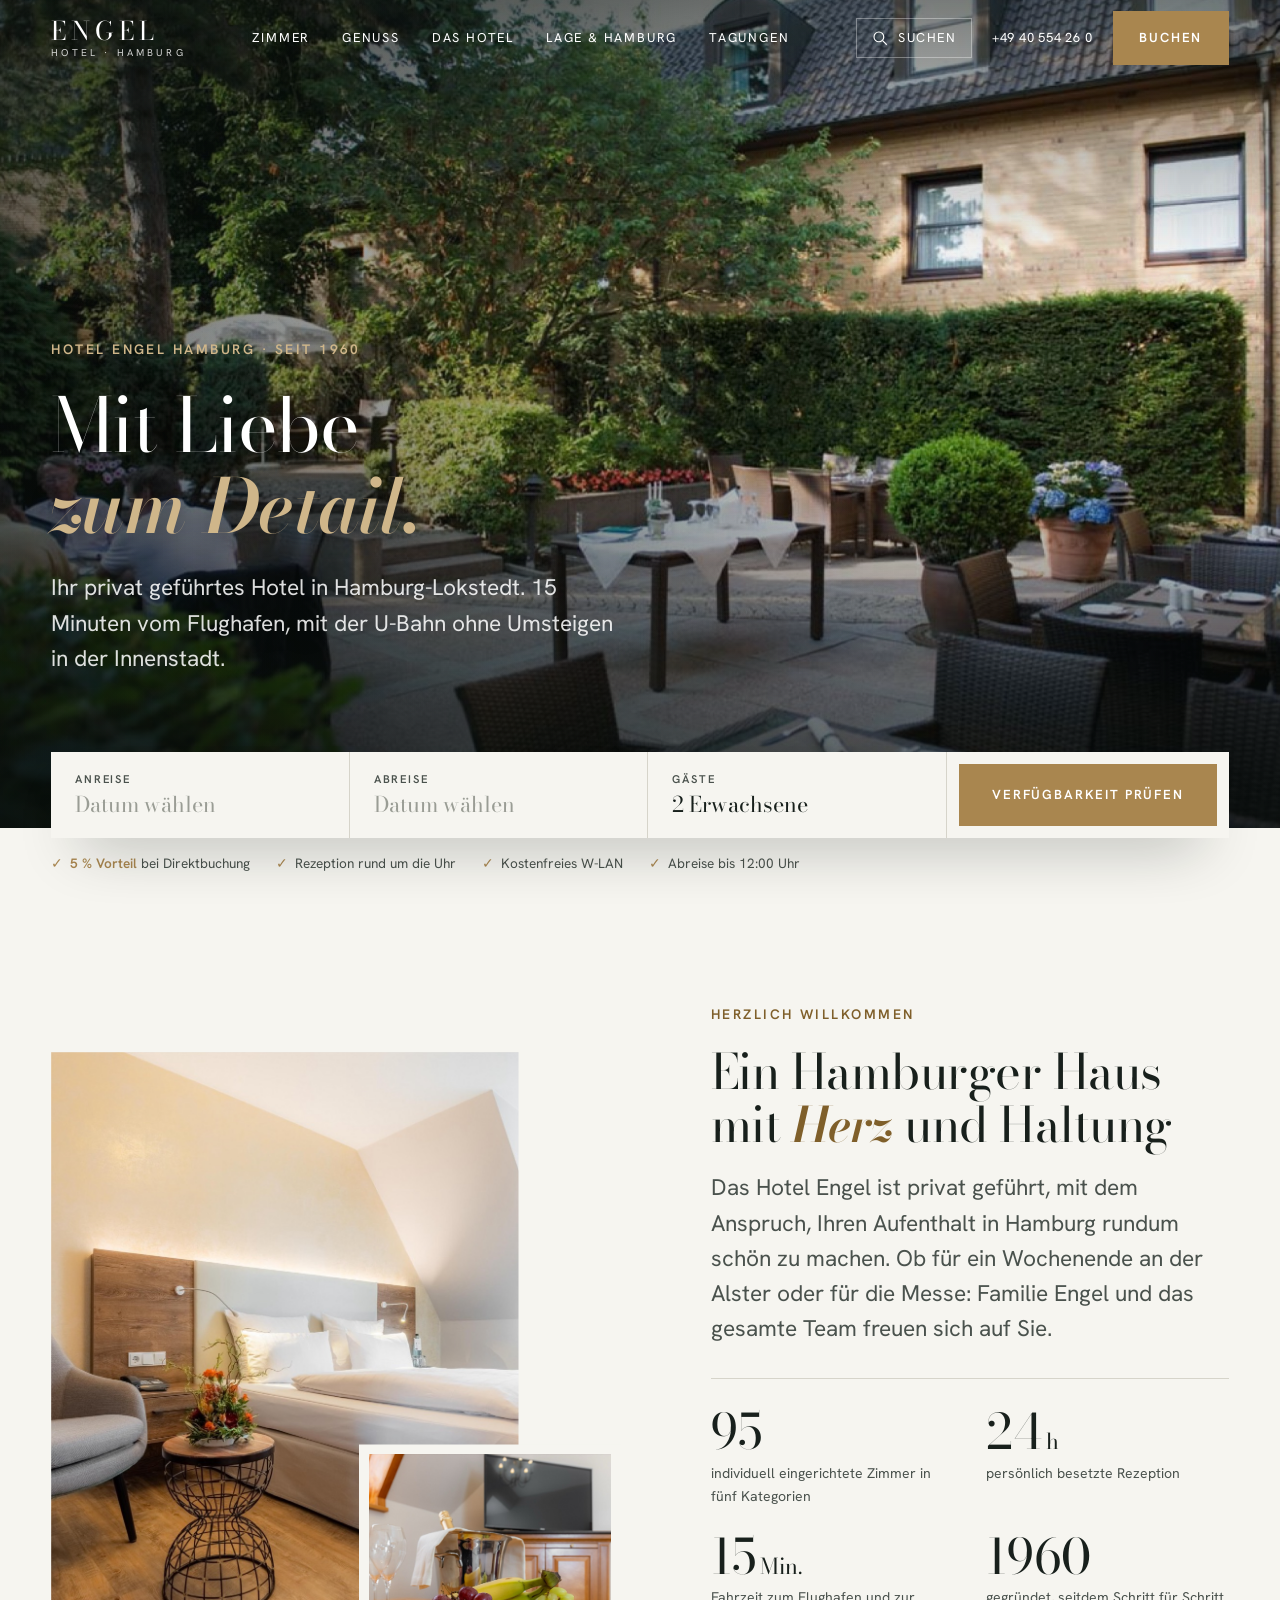
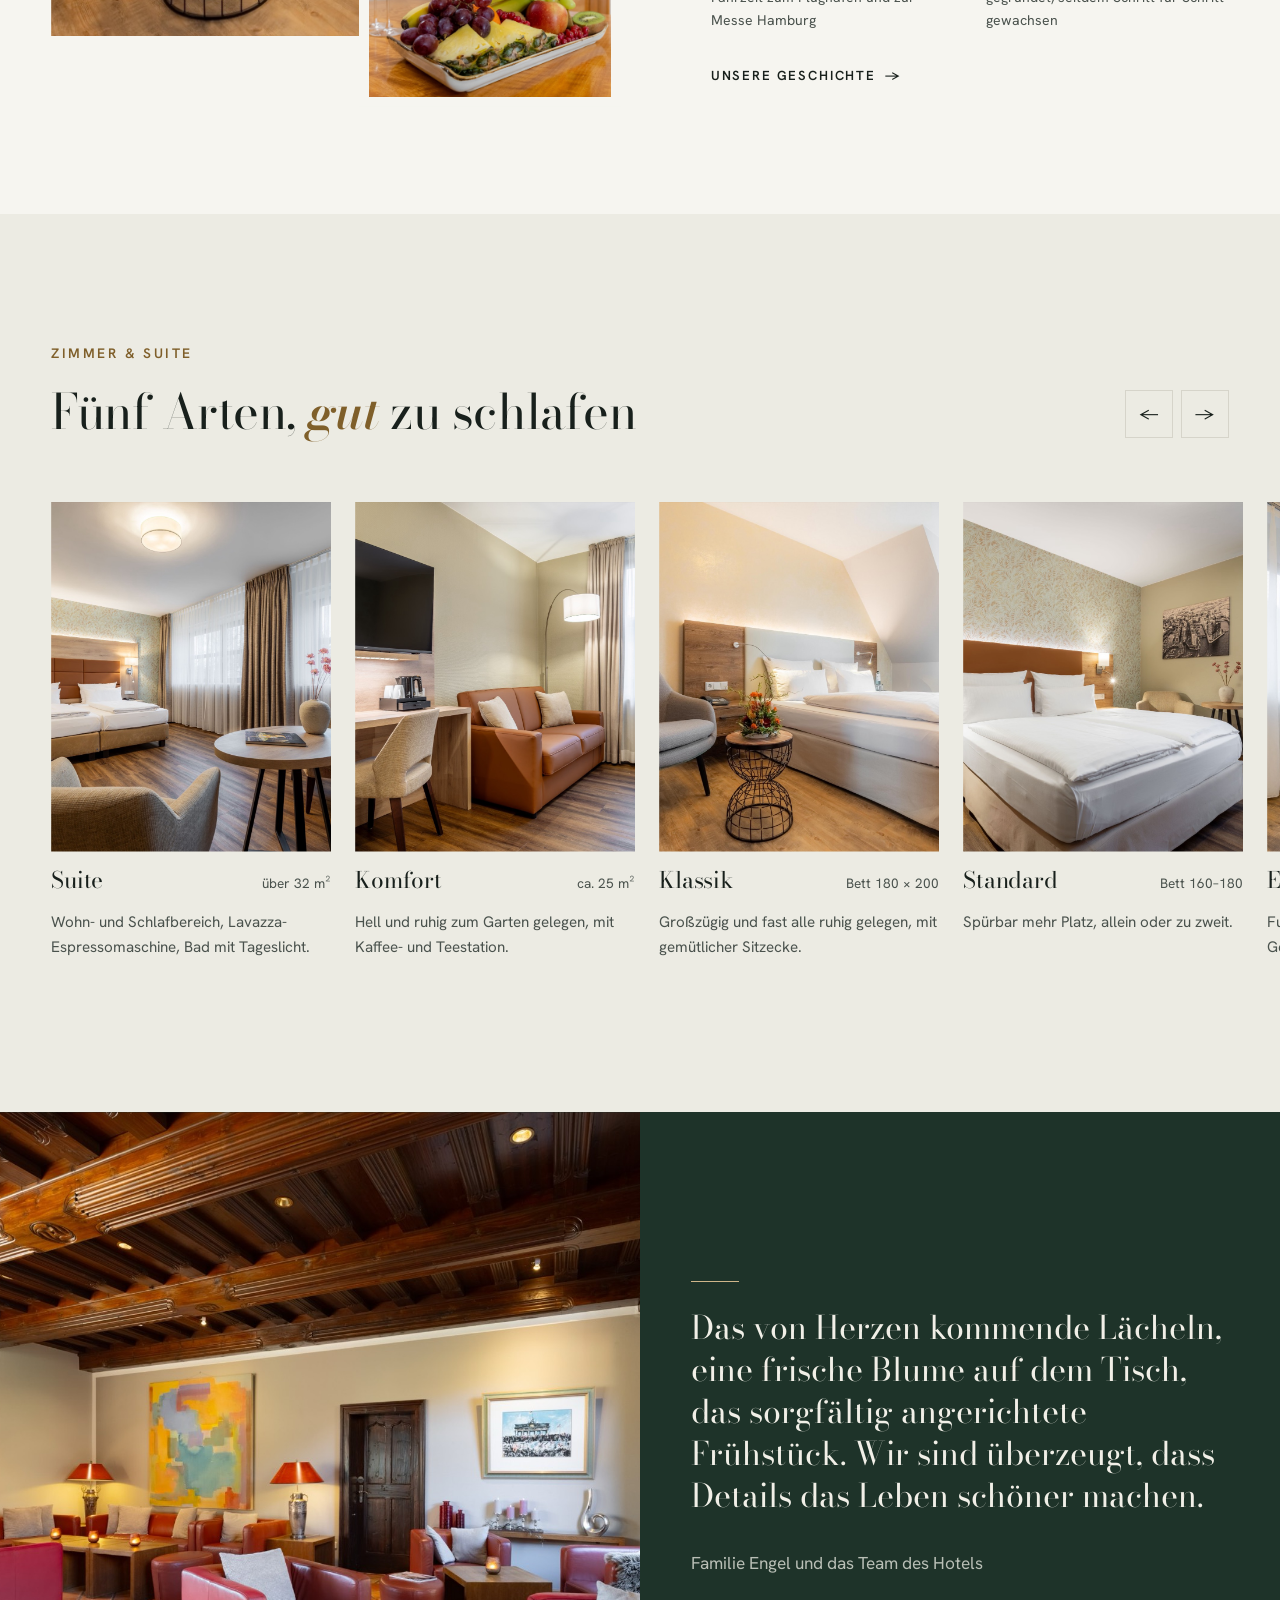
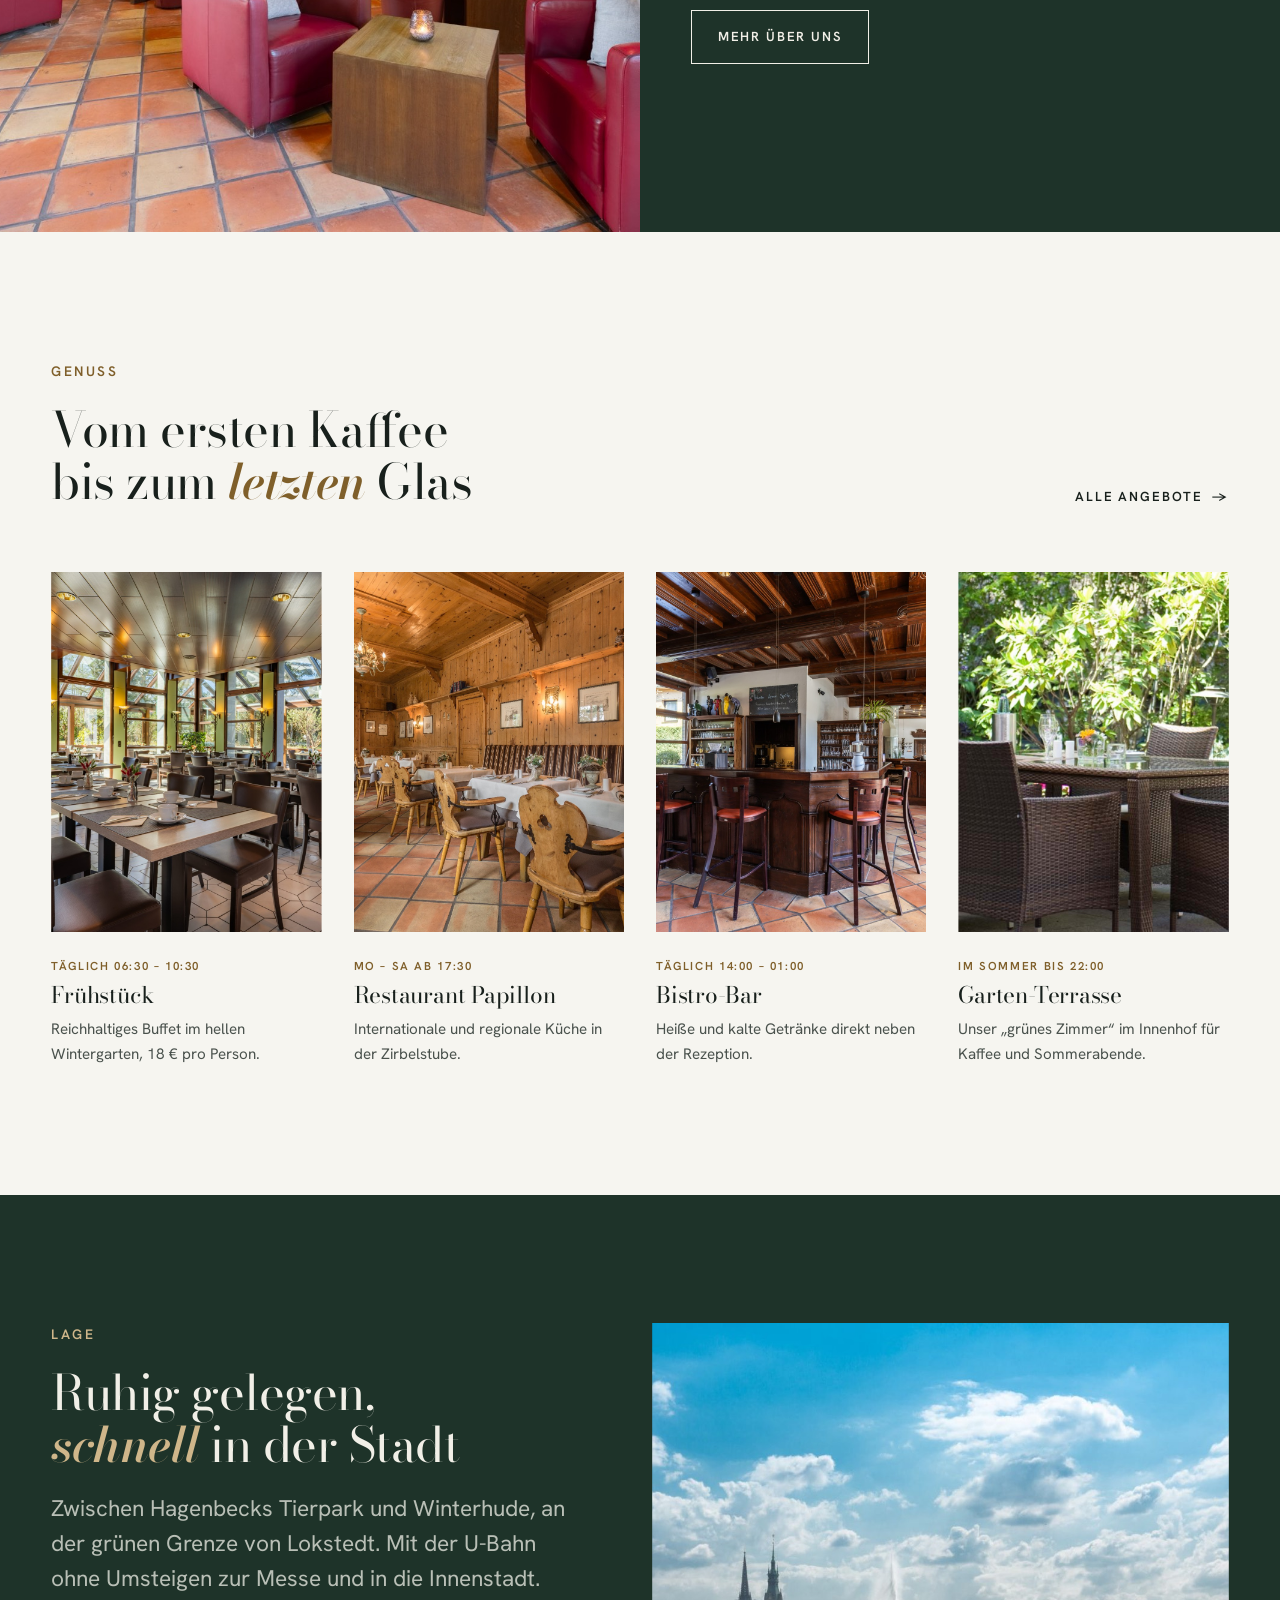
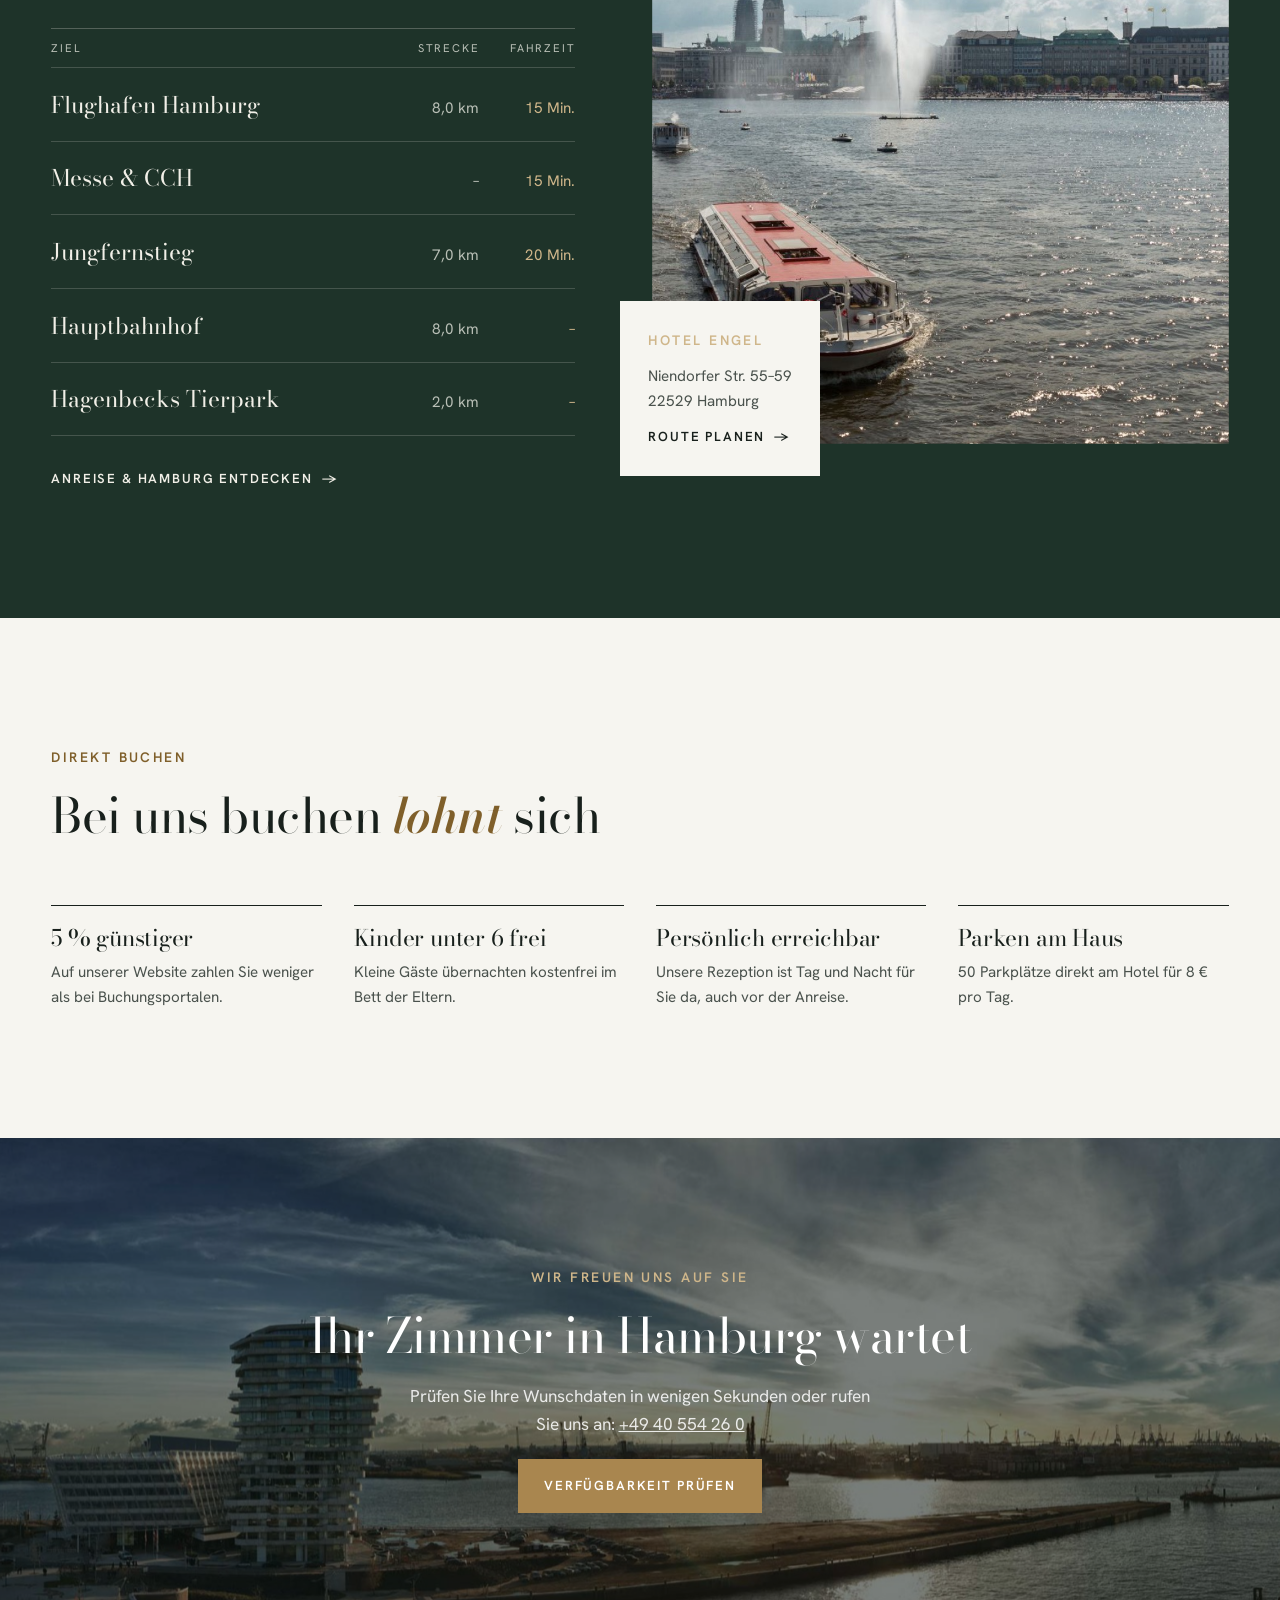
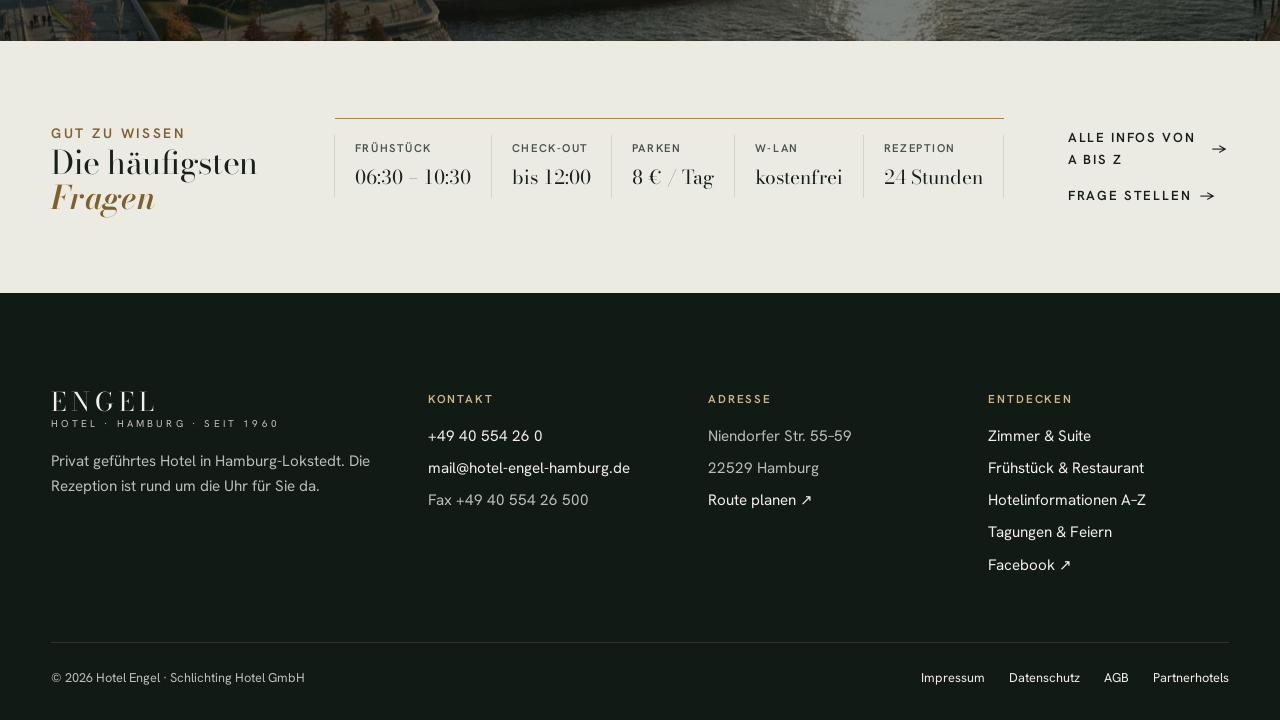
<file: index.html>
<!doctype html>
<html lang="de">
<head>
<meta charset="utf-8">
<meta name="viewport" content="width=device-width, initial-scale=1, viewport-fit=cover">
<title>Hotel Engel 1a · Hotel Engel Hamburg · Privat geführt seit 1960</title>
<meta name="description" content="Privat geführtes Hotel in Hamburg-Lokstedt, 15 Minuten vom Flughafen. 96 Zimmer, Garten-Terrasse, Restaurant Papillon. Direkt buchen und 5 % sparen.">
<meta name="robots" content="noindex, nofollow">
<meta name="theme-color" content="#1e3329">
<link rel="preconnect" href="https://fonts.googleapis.com">
<link rel="preconnect" href="https://fonts.gstatic.com" crossorigin>
<link rel="stylesheet" href="https://fonts.googleapis.com/css2?family=Bodoni+Moda:ital,opsz,wght@0,6..96,400;0,6..96,500;1,6..96,400;1,6..96,600&family=Hanken+Grotesk:wght@400;500;600&display=swap">
<link rel="stylesheet" href="assets/styles.css">
<script>try{if(sessionStorage.getItem("pt")){sessionStorage.removeItem("pt");document.documentElement.classList.add("pt-enter","pt-came")}}catch(e){}</script>
<script type="application/ld+json">{"@context":"https://schema.org","@type":"Hotel","name":"Hotel Engel Hamburg","address":{"@type":"PostalAddress","streetAddress":"Niendorfer Str. 55-59","postalCode":"22529","addressLocality":"Hamburg","addressCountry":"DE"},"telephone":"+49 40 554260","email":"mail@hotel-engel-hamburg.de","numberOfRooms":96,"checkoutTime":"12:00","url":"https://www.hotel-engel-hamburg.de/"}</script>
</head>
<body>
<div class="curtain" aria-hidden="true"><span class="curtain-mark">Engel</span></div>
<div class="progress" aria-hidden="true"></div>
<a class="sr-only" href="#main">Zum Inhalt springen</a>
<header class="site-header">
  <div class="wrap bar">
    <a class="brand" href="index.html" aria-label="Hotel Engel Hamburg – Startseite"><span class="name">Engel</span><span class="sub">Hotel · Hamburg</span></a>
    <nav class="nav" aria-label="Hauptnavigation"><a href="zimmer.html">Zimmer</a><a href="genuss.html">Genuss</a><a href="hotel.html">Das Hotel</a><a href="lage.html">Lage & Hamburg</a><a href="http://www.restaurant-papillon.de/tagungen/">Tagungen</a></nav>
    <div class="header-actions">
      <button type="button" class="search-btn" data-open-search aria-label="Suchen"><svg viewBox="0 0 24 24" width="18" height="18" fill="none" stroke="currentColor" stroke-width="1.5" aria-hidden="true"><circle cx="10.5" cy="10.5" r="6.5"/><path d="M15.5 15.5 21 21"/></svg><span class="search-label">Suchen</span></button>
      <a class="header-phone" href="tel:+4940554260">+49 40 554 26 0</a>
      <a class="btn btn-brass" href="#buchen" data-open-booking>Buchen</a>
      <button class="menu-toggle" aria-label="Menü öffnen" aria-expanded="false"><span></span><span></span></button>
    </div>
  </div>
</header>
<div class="menu-panel" aria-label="Menü">
  <div class="top"><a class="brand" href="index.html"><span class="name">Engel</span><span class="sub">Hotel · Hamburg</span></a><button class="menu-close" aria-label="Menü schließen">×</button></div>
  <nav><a href="index.html">Willkommen</a><a href="zimmer.html">Zimmer</a><a href="genuss.html">Genuss</a><a href="hotel.html">Das Hotel</a><a href="lage.html">Lage & Hamburg</a><a href="http://www.restaurant-papillon.de/tagungen/">Tagungen</a></nav>
  <div class="contact"><a href="tel:+4940554260">+49 40 554 26 0</a><a href="mailto:mail@hotel-engel-hamburg.de">mail@hotel-engel-hamburg.de</a><span>Niendorfer Str. 55–59 · 22529 Hamburg</span></div>
</div>
<main id="main">
<section class="hero" aria-label="Willkommen">
  <div class="hero-media"><img src="img/garten.jpg" alt="Der Innenhof-Garten des Hotel Engel mit Terrasse" fetchpriority="high"></div>
  <div class="wrap hero-inner hero-load">
    <span class="eyebrow">Hotel Engel Hamburg · seit 1960</span>
    <h1>Mit Liebe <em>zum Detail.</em></h1>
    <p class="lead">Ihr privat geführtes Hotel in Hamburg-Lokstedt. 15 Minuten vom Flughafen, mit der U-Bahn ohne Umsteigen in der Innenstadt.</p>
  </div>
</section>

<div class="booking" id="buchen">
  <div class="wrap">
    <form class="booking-form" data-booking novalidate>
  <button type="button" class="booking-field" data-cal="arrival" aria-expanded="false">
    <span class="label">Anreise</span><span class="value is-empty" data-out="arrival">Datum wählen</span>
  </button>
  <button type="button" class="booking-field" data-cal="departure" aria-expanded="false">
    <span class="label">Abreise</span><span class="value is-empty" data-out="departure">Datum wählen</span>
  </button>
  <label class="booking-field">
    <span class="label">Gäste</span><span class="value" data-out="guests">2 Erwachsene</span>
    <select name="guests" id="guests-index" aria-label="Anzahl Gäste">
      <option value="1">1 Erwachsener</option>
      <option value="2" selected>2 Erwachsene</option>
      <option value="3">3 Erwachsene</option>
      <option value="2+1">2 Erwachsene, 1 Kind</option>
    </select>
  </label>
  <div class="booking-submit"><button class="btn btn-brass" type="submit">Verfügbarkeit prüfen</button></div>
  <div class="cal" role="dialog" aria-label="Reisedaten wählen">
    <div class="cal-head"><p>Wählen Sie Ihren Anreisetag</p>
      <div class="cal-nav"><button type="button" data-cal-prev aria-label="Vorheriger Monat">←</button><button type="button" data-cal-next aria-label="Nächster Monat">→</button></div>
    </div>
    <div class="cal-months"></div>
    <div class="cal-foot"><span data-nights></span><button type="button" data-cal-reset>Daten zurücksetzen</button></div>
  </div>
</form>
    <div class="booking-note"><span><b>5 % Vorteil</b> bei Direktbuchung</span><span>Rezeption rund um die Uhr</span><span>Kostenfreies W-LAN</span><span>Abreise bis 12:00 Uhr</span></div>
  </div>
</div>

<section class="section">
  <div class="wrap intro">
    <div class="intro-media reveal">
      <img class="a" src="img/klassik.jpg" alt="Klassik Zimmer mit Sessel und Doppelbett" loading="lazy">
      <img class="b" src="img/detail.jpg" alt="Obstteller und Sekt als Willkommensgruß auf dem Zimmer" loading="lazy">
    </div>
    <div class="stack-lg reveal d1">
      <div class="stack">
        <span class="eyebrow">Herzlich willkommen</span>
        <h2>Ein Hamburger Haus mit <em>Herz</em> und Haltung</h2>
        <p class="lead">Das Hotel Engel ist privat geführt, mit dem Anspruch, Ihren Aufenthalt in Hamburg rundum schön zu machen. Ob für ein Wochenende an der Alster oder für die Messe: Familie Engel und das gesamte Team freuen sich auf Sie.</p>
      </div>
      <div class="facts">
        <div class="fact"><div class="num">96</div><div class="txt">individuell eingerichtete Zimmer in fünf Kategorien</div></div>
        <div class="fact"><div class="num">24<small>h</small></div><div class="txt">persönlich besetzte Rezeption</div></div>
        <div class="fact"><div class="num">15<small>Min.</small></div><div class="txt">Fahrzeit zum Flughafen und zur Messe Hamburg</div></div>
        <div class="fact"><div class="num">1960</div><div class="txt">gegründet, seitdem Schritt für Schritt gewachsen</div></div>
      </div>
      <a class="link-arrow" href="hotel.html">Unsere Geschichte</a>
    </div>
  </div>
</section>

<section class="section tint" aria-labelledby="zimmer-h">
  <div class="wrap">
    <div class="section-head">
      <div class="stack reveal">
        <span class="eyebrow">Zimmer &amp; Suite</span>
        <h2 id="zimmer-h">Fünf Arten, <em>gut</em> zu schlafen</h2>
      </div>
      <div class="rail-nav" data-rail="#room-rail"><button data-dir="prev" aria-label="Zurück">←</button><button data-dir="next" aria-label="Weiter">→</button></div>
    </div>
    <div class="rail" id="room-rail">
      <a class="room-card" href="zimmer.html#suite">
        <div class="media"><img src="img/suite.jpg" alt="Die Suite mit Sitzgruppe und Doppelbett" loading="lazy"></div>
        <div class="meta"><h3>Suite</h3><span class="size">über 32 m²</span></div>
        <p>Wohn- und Schlafbereich, Lavazza-Espressomaschine, Bad mit Tageslicht.</p>
      </a>
      <a class="room-card" href="zimmer.html#komfort">
        <div class="media"><img src="img/komfort.jpg" alt="Komfort Zimmer mit Sofa und Schreibtisch" loading="lazy"></div>
        <div class="meta"><h3>Komfort</h3><span class="size">ca. 25 m²</span></div>
        <p>Hell und ruhig zum Garten gelegen, mit Kaffee- und Teestation.</p>
      </a>
      <a class="room-card" href="zimmer.html#klassik">
        <div class="media"><img src="img/klassik.jpg" alt="Klassik Zimmer" loading="lazy"></div>
        <div class="meta"><h3>Klassik</h3><span class="size">Bett 180 × 200</span></div>
        <p>Großzügig und fast alle ruhig gelegen, mit gemütlicher Sitzecke.</p>
      </a>
      <a class="room-card" href="zimmer.html#standard">
        <div class="media"><img src="img/standard.jpg" alt="Standard Zimmer" loading="lazy"></div>
        <div class="meta"><h3>Standard</h3><span class="size">Bett 160–180</span></div>
        <p>Spürbar mehr Platz, allein oder zu zweit.</p>
      </a>
      <a class="room-card" href="zimmer.html#economy">
        <div class="media"><img src="img/economy.jpg" alt="Economy Einzelzimmer" loading="lazy"></div>
        <div class="meta"><h3>Economy</h3><span class="size">ca. 11 m²</span></div>
        <p>Funktional und gemütlich für den kurzen Geschäftsaufenthalt.</p>
      </a>
    </div>
  </div>
</section>

<section class="quote on-dark" aria-label="Unsere Philosophie">
  <div class="quote-media"><img src="img/lobby.jpg" alt="Die Lobby mit Holzbalkendecke und roten Ledersesseln" loading="lazy"></div>
  <div class="quote-body reveal">
    <blockquote>Das von Herzen kommende Lächeln, eine frische Blume auf dem Tisch, das sorgfältig angerichtete Frühstück. Wir sind überzeugt, dass Details das Leben schöner machen.</blockquote>
    <p>Familie Engel und das Team des Hotels</p>
    <a class="btn btn-ghost" href="hotel.html" style="align-self:flex-start">Mehr über uns</a>
  </div>
</section>

<section class="section" aria-labelledby="genuss-h">
  <div class="wrap">
    <div class="section-head">
      <div class="stack reveal">
        <span class="eyebrow">Genuss</span>
        <h2 id="genuss-h">Vom ersten Kaffee bis zum <em>letzten</em> Glas</h2>
      </div>
      <a class="link-arrow" href="genuss.html">Alle Angebote</a>
    </div>
    <div class="dine-grid">
      <a class="dine reveal" href="genuss.html#fruehstueck">
        <div class="media"><img src="img/fruehstueck.jpg" alt="Der Wintergarten als Frühstücksraum" loading="lazy"></div>
        <span class="hours">Täglich 06:30 – 10:30</span>
        <h3>Frühstück</h3>
        <p>Reichhaltiges Buffet im hellen Wintergarten, 18&nbsp;€ pro Person.</p>
      </a>
      <a class="dine reveal d1" href="genuss.html#papillon">
        <div class="media"><img src="img/papillon.jpg" alt="Die holzgetäfelte Zirbelstube im Restaurant Papillon" loading="lazy"></div>
        <span class="hours">Mo – Sa ab 17:30</span>
        <h3>Restaurant Papillon</h3>
        <p>Internationale und regionale Küche in der Zirbelstube.</p>
      </a>
      <a class="dine reveal d2" href="genuss.html#bar">
        <div class="media"><img src="img/bar2.jpg" alt="Die Bistro-Bar mit Holzbalkendecke" loading="lazy"></div>
        <span class="hours">Täglich 14:00 – 01:00</span>
        <h3>Bistro-Bar</h3>
        <p>Heiße und kalte Getränke direkt neben der Rezeption.</p>
      </a>
      <a class="dine reveal d3" href="genuss.html#garten">
        <div class="media"><img src="img/garten2.jpg" alt="Gedeckter Tisch auf der Garten-Terrasse" loading="lazy"></div>
        <span class="hours">Im Sommer bis 22:00</span>
        <h3>Garten-Terrasse</h3>
        <p>Unser „grünes Zimmer“ im Innenhof für Kaffee und Sommerabende.</p>
      </a>
    </div>
  </div>
</section>

<section class="section on-dark" aria-labelledby="lage-h">
  <div class="wrap location">
    <div class="stack-lg reveal">
      <div class="stack">
        <span class="eyebrow">Lage</span>
        <h2 id="lage-h">Ruhig gelegen, <em>schnell</em> in der Stadt</h2>
        <p class="lead">Zwischen Hagenbecks Tierpark und Winterhude, an der grünen Grenze von Lokstedt. Mit der U-Bahn ohne Umsteigen zur Messe und in die Innenstadt.</p>
      </div>
      <div class="board" role="table" aria-label="Entfernungen vom Hotel">
        <div class="board-row board-head" role="row"><span class="dest" role="columnheader">Ziel</span><span class="km" role="columnheader">Strecke</span><span class="min" role="columnheader">Fahrzeit</span></div>
        <div class="board-row" role="row"><span class="dest" role="cell">Flughafen Hamburg</span><span class="km" role="cell">8,0 km</span><span class="min" role="cell">15 Min.</span></div>
        <div class="board-row" role="row"><span class="dest" role="cell">Messe &amp; CCH</span><span class="km" role="cell">–</span><span class="min" role="cell">15 Min.</span></div>
        <div class="board-row" role="row"><span class="dest" role="cell">Jungfernstieg</span><span class="km" role="cell">7,0 km</span><span class="min" role="cell">20 Min.</span></div>
        <div class="board-row" role="row"><span class="dest" role="cell">Hauptbahnhof</span><span class="km" role="cell">8,0 km</span><span class="min" role="cell">–</span></div>
        <div class="board-row" role="row"><span class="dest" role="cell">Hagenbecks Tierpark</span><span class="km" role="cell">2,0 km</span><span class="min" role="cell">–</span></div>
      </div>
      <a class="link-arrow" href="lage.html">Anreise &amp; Hamburg entdecken</a>
    </div>
    <div class="location-media reveal d1">
      <img src="img/alster.jpg" alt="Barkasse auf der Binnenalster vor der Hamburger Skyline" loading="lazy">
      <div class="address-card">
        <span class="eyebrow">Hotel Engel</span>
        <p>Niendorfer Str. 55–59<br>22529 Hamburg</p>
        <a class="link-arrow" href="https://maps.google.com/?q=Hotel+Engel+Niendorfer+Str.+55+22529+Hamburg" target="_blank" rel="noopener">Route planen</a>
      </div>
    </div>
  </div>
</section>

<section class="section" aria-labelledby="direkt-h">
  <div class="wrap">
    <div class="section-head"><div class="stack reveal"><span class="eyebrow">Direkt buchen</span><h2 id="direkt-h">Bei uns buchen <em>lohnt</em> sich</h2></div></div>
    <div class="benefits">
      <div class="benefit reveal"><h3>5 % günstiger</h3><p>Auf unserer Website zahlen Sie weniger als bei Buchungsportalen.</p></div>
      <div class="benefit reveal d1"><h3>Kinder unter 6 frei</h3><p>Kleine Gäste übernachten kostenfrei im Bett der Eltern.</p></div>
      <div class="benefit reveal d2"><h3>Persönlich erreichbar</h3><p>Unsere Rezeption ist Tag und Nacht für Sie da, auch vor der Anreise.</p></div>
      <div class="benefit reveal d3"><h3>Parken am Haus</h3><p>50 Parkplätze direkt am Hotel für 8 € pro Tag.</p></div>
    </div>
  </div>
</section>

<section class="cta-band section" aria-label="Buchen">
  <img src="img/hamburg.jpg" alt="" loading="lazy">
  <div class="wrap stack reveal">
    <span class="eyebrow" style="color:var(--brass-soft)">Wir freuen uns auf Sie</span>
    <h2>Ihr Zimmer in Hamburg wartet</h2>
    <p>Prüfen Sie Ihre Wunschdaten in wenigen Sekunden oder rufen Sie uns an: <a href="tel:+4940554260" style="color:inherit">+49 40 554 26 0</a></p>
    <a class="btn btn-brass" href="#buchen" data-open-booking>Verfügbarkeit prüfen</a>
  </div>
</section>

<section class="section-tight tint" aria-labelledby="wissen-h">
  <div class="wrap">
    <div class="know">
      <div class="know-head reveal">
        <span class="eyebrow">Gut zu wissen</span>
        <h2 id="wissen-h">Die häufigsten <em>Fragen</em></h2>
      </div>
      <dl class="know-list reveal d1">
        <div><dt>Frühstück</dt><dd><span>06:30 – 10:30</span></dd></div>
        <div><dt>Check-out</dt><dd><span>bis 12:00</span></dd></div>
        <div><dt>Parken</dt><dd><span>8&nbsp;€ / Tag</span></dd></div>
        <div><dt>W-LAN</dt><dd><span>kostenfrei</span></dd></div>
        <div><dt>Rezeption</dt><dd><span>24 Stunden</span></dd></div>
      </dl>
      <div class="know-actions reveal d2">
        <a class="link-arrow" href="hotel.html#infos">Alle Infos von A bis Z</a>
        <button type="button" class="link-arrow know-search" data-open-search>Frage stellen</button>
      </div>
    </div>
  </div>
</section>

</main>
<footer class="site-footer">
  <div class="wrap">
    <div class="footer-grid">
      <div class="footer-brand">
        <a class="brand" href="index.html"><span class="name">Engel</span><span class="sub">Hotel · Hamburg · seit 1960</span></a>
        <p>Privat geführtes Hotel in Hamburg-Lokstedt. Die Rezeption ist rund um die Uhr für Sie da.</p>
      </div>
      <div><h4>Kontakt</h4><ul>
        <li><a href="tel:+4940554260">+49 40 554 26 0</a></li>
        <li><a href="mailto:mail@hotel-engel-hamburg.de">mail@hotel-engel-hamburg.de</a></li>
        <li>Fax +49 40 554 26 500</li>
      </ul></div>
      <div><h4>Adresse</h4><ul>
        <li>Niendorfer Str. 55–59</li><li>22529 Hamburg</li>
        <li><a href="https://maps.google.com/?q=Hotel+Engel+Niendorfer+Str.+55+22529+Hamburg" target="_blank" rel="noopener">Route planen ↗</a></li>
      </ul></div>
      <div><h4>Entdecken</h4><ul>
        <li><a href="zimmer.html">Zimmer &amp; Suite</a></li>
        <li><a href="genuss.html">Frühstück &amp; Restaurant</a></li>
        <li><a href="hotel.html#infos">Hotelinformationen A–Z</a></li>
        <li><a href="http://www.restaurant-papillon.de/tagungen/">Tagungen &amp; Feiern</a></li>
        <li><a href="https://de-de.facebook.com/hotelengel.hamburg/" target="_blank" rel="noopener">Facebook ↗</a></li>
      </ul></div>
    </div>
    <div class="footer-legal">
      <span>© 2026 Hotel Engel · Schlichting Hotel GmbH</span>
      <nav aria-label="Rechtliches"><a href="https://www.hotel-engel-hamburg.de/impressum/">Impressum</a><a href="https://www.hotel-engel-hamburg.de/datenschutz/">Datenschutz</a><a href="https://www.hotel-engel-hamburg.de/agb/">AGB</a><a href="https://www.hotel-engel-hamburg.de/hotel/partnerhotels/">Partnerhotels</a></nav>
    </div>
  </div>
</footer>
<div class="mobile-book">
  <p><b>Direkt buchen</b>5 % unter allen Portalen</p>
  <a class="btn btn-brass" href="#buchen" data-open-booking>Verfügbarkeit</a>
</div>
<dialog class="search-dialog" id="search" aria-label="Suche">
  <div class="search-box">
    <svg viewBox="0 0 24 24" width="22" height="22" fill="none" stroke="currentColor" stroke-width="1.5" aria-hidden="true"><circle cx="10.5" cy="10.5" r="6.5"/><path d="M15.5 15.5 21 21"/></svg>
    <label class="sr-only" for="search-input">Suchbegriff oder Frage</label>
    <input id="search-input" type="search" autocomplete="off" placeholder="Stichwort oder Frage, z. B. „Wann gibt es Frühstück?“">
    <button type="button" class="search-close" aria-label="Suche schließen">×</button>
  </div>
  <div class="search-results" role="listbox" aria-label="Ergebnisse"></div>
</dialog>
<dialog class="book-dialog" id="book-dialog" aria-label="Zimmer buchen">
  <div class="dlg-inner">
    <div class="dlg-top"><div class="stack" style="gap:.5rem"><span class="eyebrow">Online buchen</span><h2 style="font-size:var(--step-2)">Ihr Aufenthalt in <em>Hamburg</em></h2><p class="lead" style="font-size:1rem" data-room-note>Direkt beim Hotel buchen und 5 % sparen.</p></div>
      <button class="dlg-close" aria-label="Schließen">×</button></div>
    <form class="booking-form" data-booking novalidate>
  <button type="button" class="booking-field" data-cal="arrival" aria-expanded="false">
    <span class="label">Anreise</span><span class="value is-empty" data-out="arrival">Datum wählen</span>
  </button>
  <button type="button" class="booking-field" data-cal="departure" aria-expanded="false">
    <span class="label">Abreise</span><span class="value is-empty" data-out="departure">Datum wählen</span>
  </button>
  <label class="booking-field">
    <span class="label">Gäste</span><span class="value" data-out="guests">2 Erwachsene</span>
    <select name="guests" id="guests-dlg" aria-label="Anzahl Gäste">
      <option value="1">1 Erwachsener</option>
      <option value="2" selected>2 Erwachsene</option>
      <option value="3">3 Erwachsene</option>
      <option value="2+1">2 Erwachsene, 1 Kind</option>
    </select>
  </label>
  <div class="booking-submit"><button class="btn btn-brass" type="submit">Verfügbarkeit prüfen</button></div>
  <div class="cal" role="dialog" aria-label="Reisedaten wählen">
    <div class="cal-head"><p>Wählen Sie Ihren Anreisetag</p>
      <div class="cal-nav"><button type="button" data-cal-prev aria-label="Vorheriger Monat">←</button><button type="button" data-cal-next aria-label="Nächster Monat">→</button></div>
    </div>
    <div class="cal-months"></div>
    <div class="cal-foot"><span data-nights></span><button type="button" data-cal-reset>Daten zurücksetzen</button></div>
  </div>
</form>
    <p class="dlg-contact">Lieber persönlich? Unsere Rezeption ist rund um die Uhr erreichbar: <a href="tel:+4940554260">+49 40 554 26 0</a></p>
  </div>
</dialog>
<script src="assets/main.js" defer></script>
<script src="assets/search.js" defer></script>
<script src="assets/motion.js" defer></script>
</body>
</html>
</file>
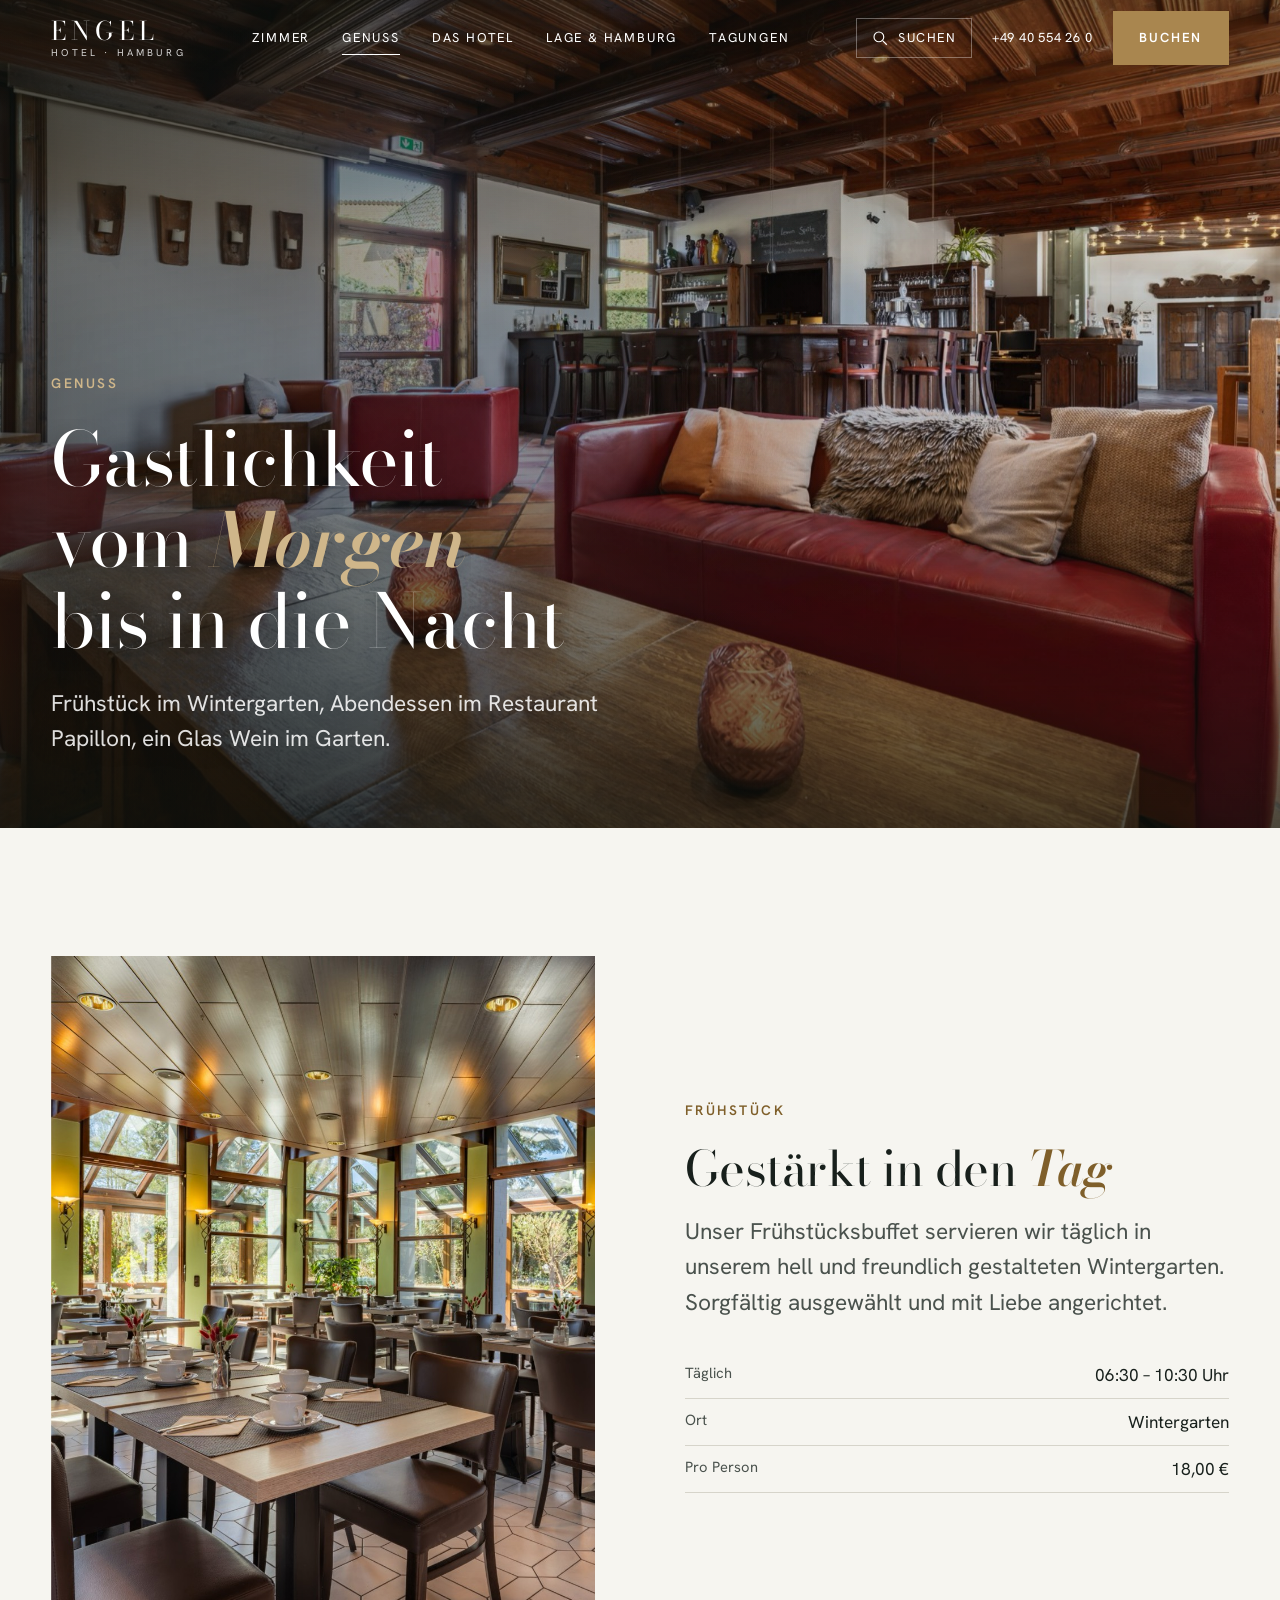
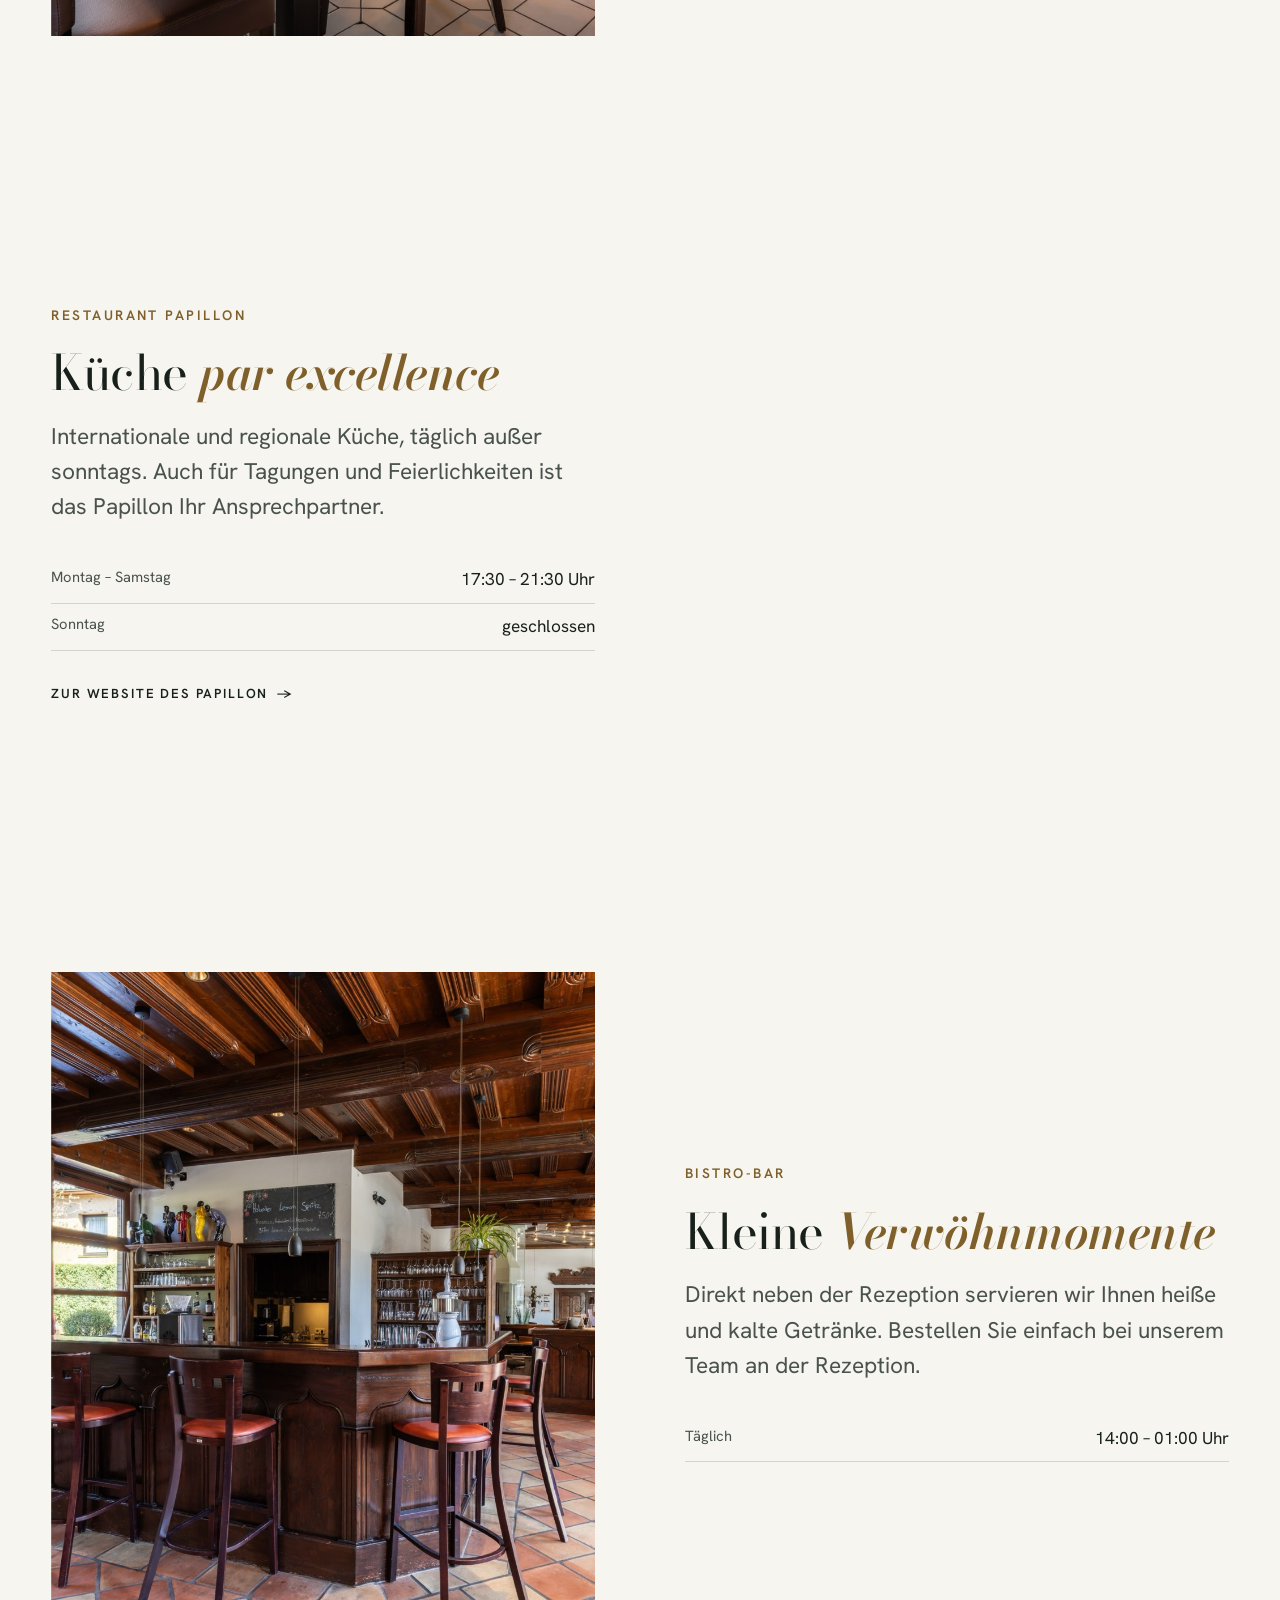
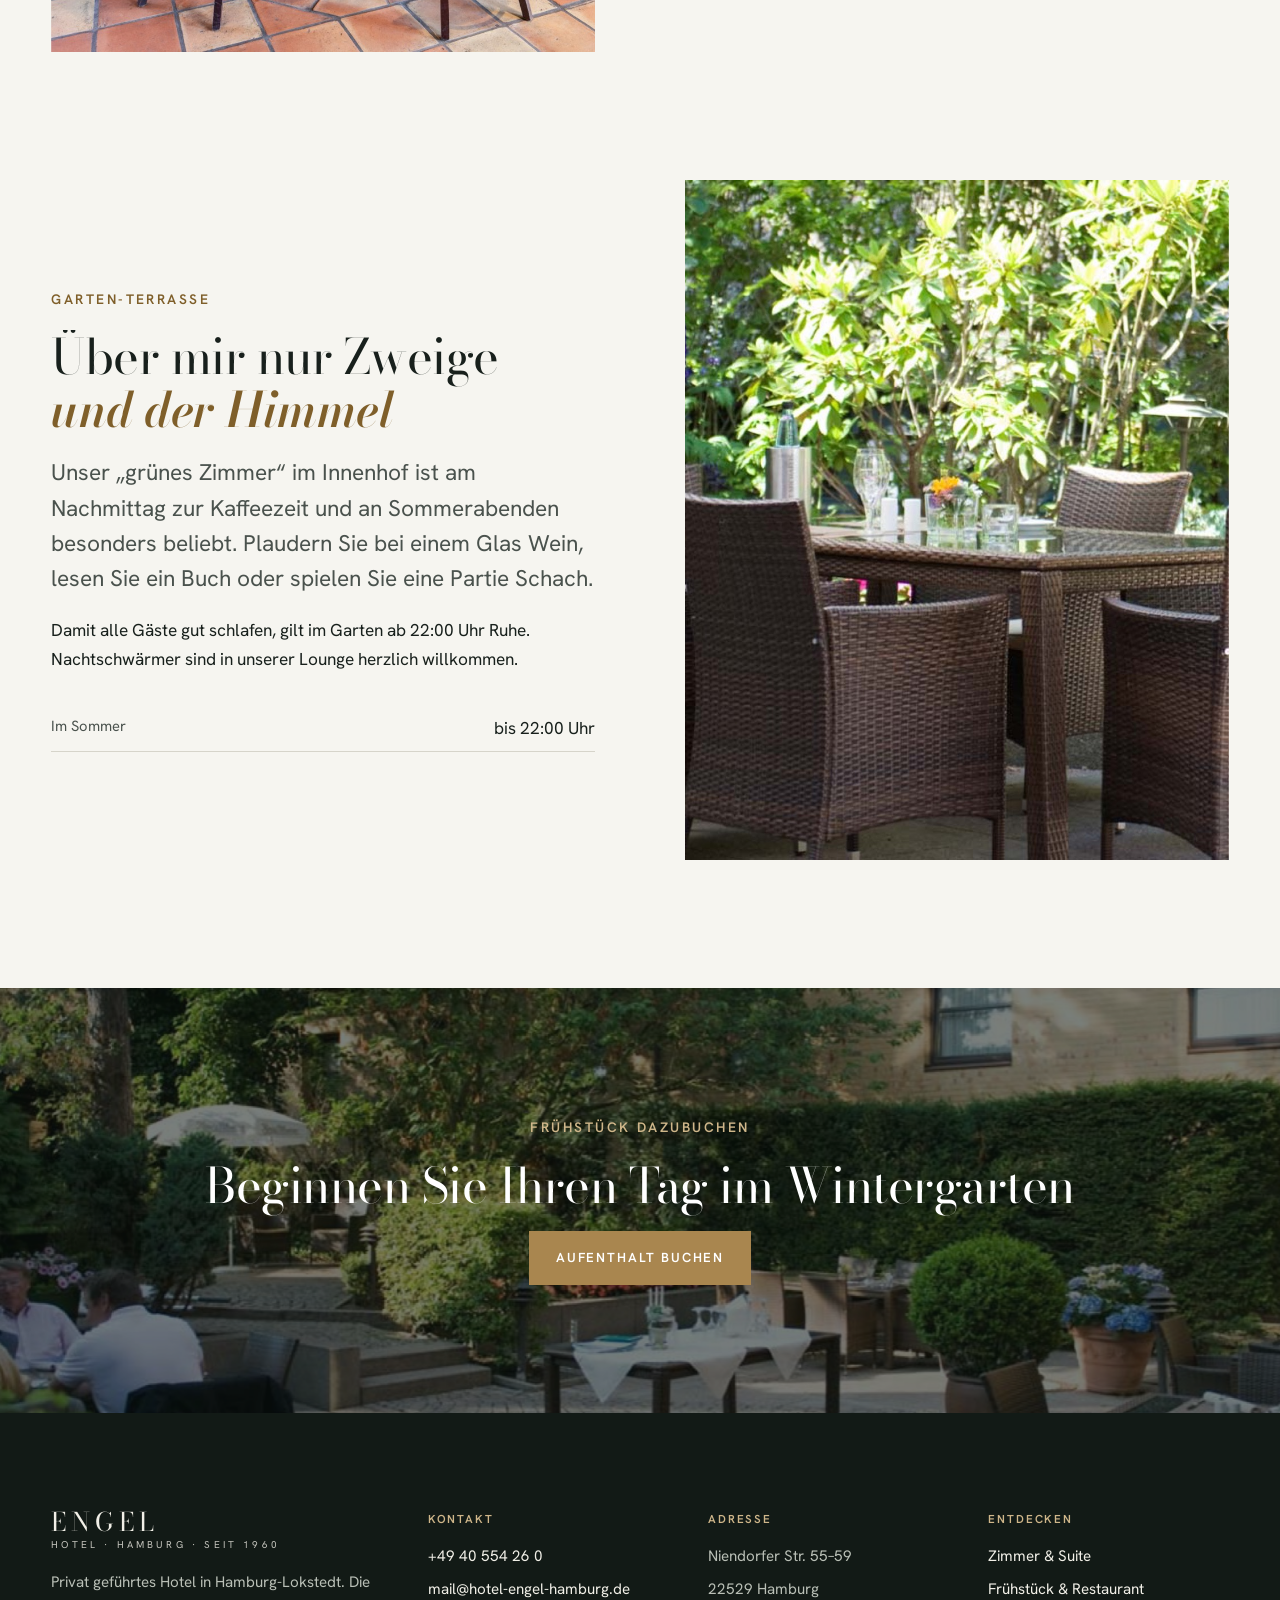
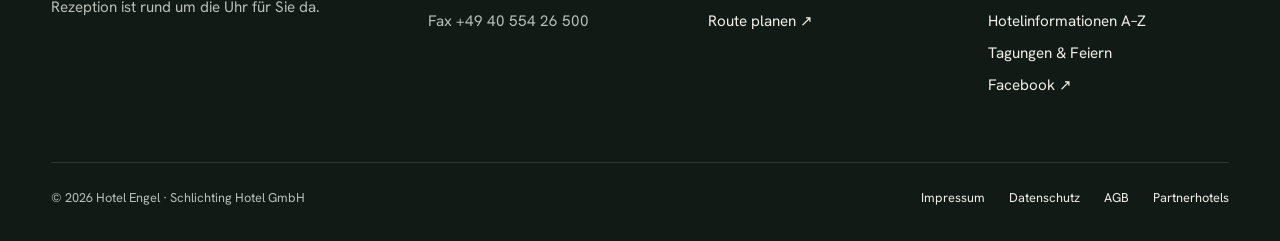
<file: genuss.html>
<!doctype html>
<html lang="de">
<head>
<meta charset="utf-8">
<meta name="viewport" content="width=device-width, initial-scale=1, viewport-fit=cover">
<title>Hotel Engel 1a · Frühstück, Restaurant & Bar · Hotel Engel Hamburg</title>
<meta name="description" content="Frühstück im Wintergarten, Restaurant Papillon, Bistro-Bar und Garten-Terrasse.">
<meta name="robots" content="noindex, nofollow">
<meta name="theme-color" content="#1e3329">
<link rel="preconnect" href="https://fonts.googleapis.com">
<link rel="preconnect" href="https://fonts.gstatic.com" crossorigin>
<link rel="stylesheet" href="https://fonts.googleapis.com/css2?family=Bodoni+Moda:ital,opsz,wght@0,6..96,400;0,6..96,500;1,6..96,400;1,6..96,600&family=Hanken+Grotesk:wght@400;500;600&display=swap">
<link rel="stylesheet" href="assets/styles.css">
<script>try{if(sessionStorage.getItem("pt")){sessionStorage.removeItem("pt");document.documentElement.classList.add("pt-enter","pt-came")}}catch(e){}</script>
<script type="application/ld+json">{"@context":"https://schema.org","@type":"Hotel","name":"Hotel Engel Hamburg","address":{"@type":"PostalAddress","streetAddress":"Niendorfer Str. 55-59","postalCode":"22529","addressLocality":"Hamburg","addressCountry":"DE"},"telephone":"+49 40 554260","email":"mail@hotel-engel-hamburg.de","numberOfRooms":96,"checkoutTime":"12:00","url":"https://www.hotel-engel-hamburg.de/"}</script>
</head>
<body>
<div class="curtain" aria-hidden="true"><span class="curtain-mark">Engel</span></div>
<div class="progress" aria-hidden="true"></div>
<a class="sr-only" href="#main">Zum Inhalt springen</a>
<header class="site-header">
  <div class="wrap bar">
    <a class="brand" href="index.html" aria-label="Hotel Engel Hamburg – Startseite"><span class="name">Engel</span><span class="sub">Hotel · Hamburg</span></a>
    <nav class="nav" aria-label="Hauptnavigation"><a href="zimmer.html">Zimmer</a><a href="genuss.html" aria-current="page">Genuss</a><a href="hotel.html">Das Hotel</a><a href="lage.html">Lage & Hamburg</a><a href="http://www.restaurant-papillon.de/tagungen/">Tagungen</a></nav>
    <div class="header-actions">
      <button type="button" class="search-btn" data-open-search aria-label="Suchen"><svg viewBox="0 0 24 24" width="18" height="18" fill="none" stroke="currentColor" stroke-width="1.5" aria-hidden="true"><circle cx="10.5" cy="10.5" r="6.5"/><path d="M15.5 15.5 21 21"/></svg><span class="search-label">Suchen</span></button>
      <a class="header-phone" href="tel:+4940554260">+49 40 554 26 0</a>
      <a class="btn btn-brass" href="#buchen" data-open-booking>Buchen</a>
      <button class="menu-toggle" aria-label="Menü öffnen" aria-expanded="false"><span></span><span></span></button>
    </div>
  </div>
</header>
<div class="menu-panel" aria-label="Menü">
  <div class="top"><a class="brand" href="index.html"><span class="name">Engel</span><span class="sub">Hotel · Hamburg</span></a><button class="menu-close" aria-label="Menü schließen">×</button></div>
  <nav><a href="index.html">Willkommen</a><a href="zimmer.html">Zimmer</a><a href="genuss.html" aria-current="page">Genuss</a><a href="hotel.html">Das Hotel</a><a href="lage.html">Lage & Hamburg</a><a href="http://www.restaurant-papillon.de/tagungen/">Tagungen</a></nav>
  <div class="contact"><a href="tel:+4940554260">+49 40 554 26 0</a><a href="mailto:mail@hotel-engel-hamburg.de">mail@hotel-engel-hamburg.de</a><span>Niendorfer Str. 55–59 · 22529 Hamburg</span></div>
</div>
<main id="main">
<section class="hero page-hero" aria-label="Genuss">
  <div class="hero-media"><img src="img/bar.jpg" alt="Lounge mit Kerzenlicht unter der Holzbalkendecke" fetchpriority="high"></div>
  <div class="wrap hero-inner hero-load">
    <span class="eyebrow">Genuss</span>
    <h1>Gastlichkeit vom <em>Morgen</em> bis in die Nacht</h1>
    <p class="lead">Frühstück im Wintergarten, Abendessen im Restaurant Papillon, ein Glas Wein im Garten.</p>
  </div>
</section>

<section class="section">
  <div class="wrap">
    <div class="split" id="fruehstueck">
      <div class="split-media reveal" data-gallery>
        <img src="img/fruehstueck.jpg" alt="Der helle Wintergarten mit gedeckten Tischen" loading="lazy">
      </div>
      <div class="stack-lg reveal d1">
        <div class="stack"><span class="eyebrow">Frühstück</span><h2>Gestärkt in den <em>Tag</em></h2>
          <p class="lead">Unser Frühstücksbuffet servieren wir täglich in unserem hell und freundlich gestalteten Wintergarten. Sorgfältig ausgewählt und mit Liebe angerichtet.</p></div>
        <dl class="kv"><dt>Täglich</dt><dd>06:30 – 10:30 Uhr</dd><dt>Ort</dt><dd>Wintergarten</dd><dt>Pro Person</dt><dd>18,00 €</dd></dl>
      </div>
    </div>

    <div class="split flip" id="papillon">
      <div class="split-media reveal"><img src="img/papillon.jpg" alt="Die holzgetäfelte Zirbelstube im Restaurant Papillon" loading="lazy"></div>
      <div class="stack-lg reveal d1">
        <div class="stack"><span class="eyebrow">Restaurant Papillon</span><h2>Küche <em>par excellence</em></h2>
          <p class="lead">Internationale und regionale Küche, täglich außer sonntags. Auch für Tagungen und Feierlichkeiten ist das Papillon Ihr Ansprechpartner.</p></div>
        <dl class="kv"><dt>Montag – Samstag</dt><dd>17:30 – 21:30 Uhr</dd><dt>Sonntag</dt><dd>geschlossen</dd></dl>
        <a class="link-arrow" href="http://www.restaurant-papillon.de/" target="_blank" rel="noopener">Zur Website des Papillon</a>
      </div>
    </div>

    <div class="split" id="bar">
      <div class="split-media reveal"><img src="img/bar2.jpg" alt="Die Bistro-Bar mit Barhockern und Holzdecke" loading="lazy"></div>
      <div class="stack-lg reveal d1">
        <div class="stack"><span class="eyebrow">Bistro-Bar</span><h2>Kleine <em>Verwöhn&shy;momente</em></h2>
          <p class="lead">Direkt neben der Rezeption servieren wir Ihnen heiße und kalte Getränke. Bestellen Sie einfach bei unserem Team an der Rezeption.</p></div>
        <dl class="kv"><dt>Täglich</dt><dd>14:00 – 01:00 Uhr</dd></dl>
      </div>
    </div>

    <div class="split flip" id="garten">
      <div class="split-media reveal"><img src="img/garten2.jpg" alt="Gedeckter Tisch im grünen Innenhof" loading="lazy"></div>
      <div class="stack-lg reveal d1">
        <div class="stack"><span class="eyebrow">Garten-Terrasse</span><h2>Über mir nur Zweige <em>und der Himmel</em></h2>
          <p class="lead">Unser „grünes Zimmer“ im Innenhof ist am Nachmittag zur Kaffeezeit und an Sommerabenden besonders beliebt. Plaudern Sie bei einem Glas Wein, lesen Sie ein Buch oder spielen Sie eine Partie Schach.</p>
          <p>Damit alle Gäste gut schlafen, gilt im Garten ab 22:00 Uhr Ruhe. Nachtschwärmer sind in unserer Lounge herzlich willkommen.</p></div>
        <dl class="kv"><dt>Im Sommer</dt><dd>bis 22:00 Uhr</dd></dl>
      </div>
    </div>
  </div>
</section>

<section class="cta-band section" aria-label="Buchen">
  <img src="img/garten.jpg" alt="" loading="lazy">
  <div class="wrap stack reveal">
    <span class="eyebrow" style="color:var(--brass-soft)">Frühstück dazubuchen</span>
    <h2>Beginnen Sie Ihren Tag im Wintergarten</h2>
    <a class="btn btn-brass" href="#buchen" data-open-booking>Aufenthalt buchen</a>
  </div>
</section>

</main>
<footer class="site-footer">
  <div class="wrap">
    <div class="footer-grid">
      <div class="footer-brand">
        <a class="brand" href="index.html"><span class="name">Engel</span><span class="sub">Hotel · Hamburg · seit 1960</span></a>
        <p>Privat geführtes Hotel in Hamburg-Lokstedt. Die Rezeption ist rund um die Uhr für Sie da.</p>
      </div>
      <div><h4>Kontakt</h4><ul>
        <li><a href="tel:+4940554260">+49 40 554 26 0</a></li>
        <li><a href="mailto:mail@hotel-engel-hamburg.de">mail@hotel-engel-hamburg.de</a></li>
        <li>Fax +49 40 554 26 500</li>
      </ul></div>
      <div><h4>Adresse</h4><ul>
        <li>Niendorfer Str. 55–59</li><li>22529 Hamburg</li>
        <li><a href="https://maps.google.com/?q=Hotel+Engel+Niendorfer+Str.+55+22529+Hamburg" target="_blank" rel="noopener">Route planen ↗</a></li>
      </ul></div>
      <div><h4>Entdecken</h4><ul>
        <li><a href="zimmer.html">Zimmer &amp; Suite</a></li>
        <li><a href="genuss.html">Frühstück &amp; Restaurant</a></li>
        <li><a href="hotel.html#infos">Hotelinformationen A–Z</a></li>
        <li><a href="http://www.restaurant-papillon.de/tagungen/">Tagungen &amp; Feiern</a></li>
        <li><a href="https://de-de.facebook.com/hotelengel.hamburg/" target="_blank" rel="noopener">Facebook ↗</a></li>
      </ul></div>
    </div>
    <div class="footer-legal">
      <span>© 2026 Hotel Engel · Schlichting Hotel GmbH</span>
      <nav aria-label="Rechtliches"><a href="https://www.hotel-engel-hamburg.de/impressum/">Impressum</a><a href="https://www.hotel-engel-hamburg.de/datenschutz/">Datenschutz</a><a href="https://www.hotel-engel-hamburg.de/agb/">AGB</a><a href="https://www.hotel-engel-hamburg.de/hotel/partnerhotels/">Partnerhotels</a></nav>
    </div>
  </div>
</footer>
<div class="mobile-book">
  <p><b>Direkt buchen</b>5 % unter allen Portalen</p>
  <a class="btn btn-brass" href="#buchen" data-open-booking>Verfügbarkeit</a>
</div>
<dialog class="search-dialog" id="search" aria-label="Suche">
  <div class="search-box">
    <svg viewBox="0 0 24 24" width="22" height="22" fill="none" stroke="currentColor" stroke-width="1.5" aria-hidden="true"><circle cx="10.5" cy="10.5" r="6.5"/><path d="M15.5 15.5 21 21"/></svg>
    <label class="sr-only" for="search-input">Suchbegriff oder Frage</label>
    <input id="search-input" type="search" autocomplete="off" placeholder="Stichwort oder Frage, z. B. „Wann gibt es Frühstück?“">
    <button type="button" class="search-close" aria-label="Suche schließen">×</button>
  </div>
  <div class="search-results" role="listbox" aria-label="Ergebnisse"></div>
</dialog>
<dialog class="book-dialog" id="book-dialog" aria-label="Zimmer buchen">
  <div class="dlg-inner">
    <div class="dlg-top"><div class="stack" style="gap:.5rem"><span class="eyebrow">Online buchen</span><h2 style="font-size:var(--step-2)">Ihr Aufenthalt in <em>Hamburg</em></h2><p class="lead" style="font-size:1rem" data-room-note>Direkt beim Hotel buchen und 5 % sparen.</p></div>
      <button class="dlg-close" aria-label="Schließen">×</button></div>
    <form class="booking-form" data-booking novalidate>
  <button type="button" class="booking-field" data-cal="arrival" aria-expanded="false">
    <span class="label">Anreise</span><span class="value is-empty" data-out="arrival">Datum wählen</span>
  </button>
  <button type="button" class="booking-field" data-cal="departure" aria-expanded="false">
    <span class="label">Abreise</span><span class="value is-empty" data-out="departure">Datum wählen</span>
  </button>
  <label class="booking-field">
    <span class="label">Gäste</span><span class="value" data-out="guests">2 Erwachsene</span>
    <select name="guests" id="guests-dlg" aria-label="Anzahl Gäste">
      <option value="1">1 Erwachsener</option>
      <option value="2" selected>2 Erwachsene</option>
      <option value="3">3 Erwachsene</option>
      <option value="2+1">2 Erwachsene, 1 Kind</option>
    </select>
  </label>
  <div class="booking-submit"><button class="btn btn-brass" type="submit">Verfügbarkeit prüfen</button></div>
  <div class="cal" role="dialog" aria-label="Reisedaten wählen">
    <div class="cal-head"><p>Wählen Sie Ihren Anreisetag</p>
      <div class="cal-nav"><button type="button" data-cal-prev aria-label="Vorheriger Monat">←</button><button type="button" data-cal-next aria-label="Nächster Monat">→</button></div>
    </div>
    <div class="cal-months"></div>
    <div class="cal-foot"><span data-nights></span><button type="button" data-cal-reset>Daten zurücksetzen</button></div>
  </div>
</form>
    <p class="dlg-contact">Lieber persönlich? Unsere Rezeption ist rund um die Uhr erreichbar: <a href="tel:+4940554260">+49 40 554 26 0</a></p>
  </div>
</dialog>
<script src="assets/main.js" defer></script>
<script src="assets/search.js" defer></script>
<script src="assets/motion.js" defer></script>
</body>
</html>
</file>
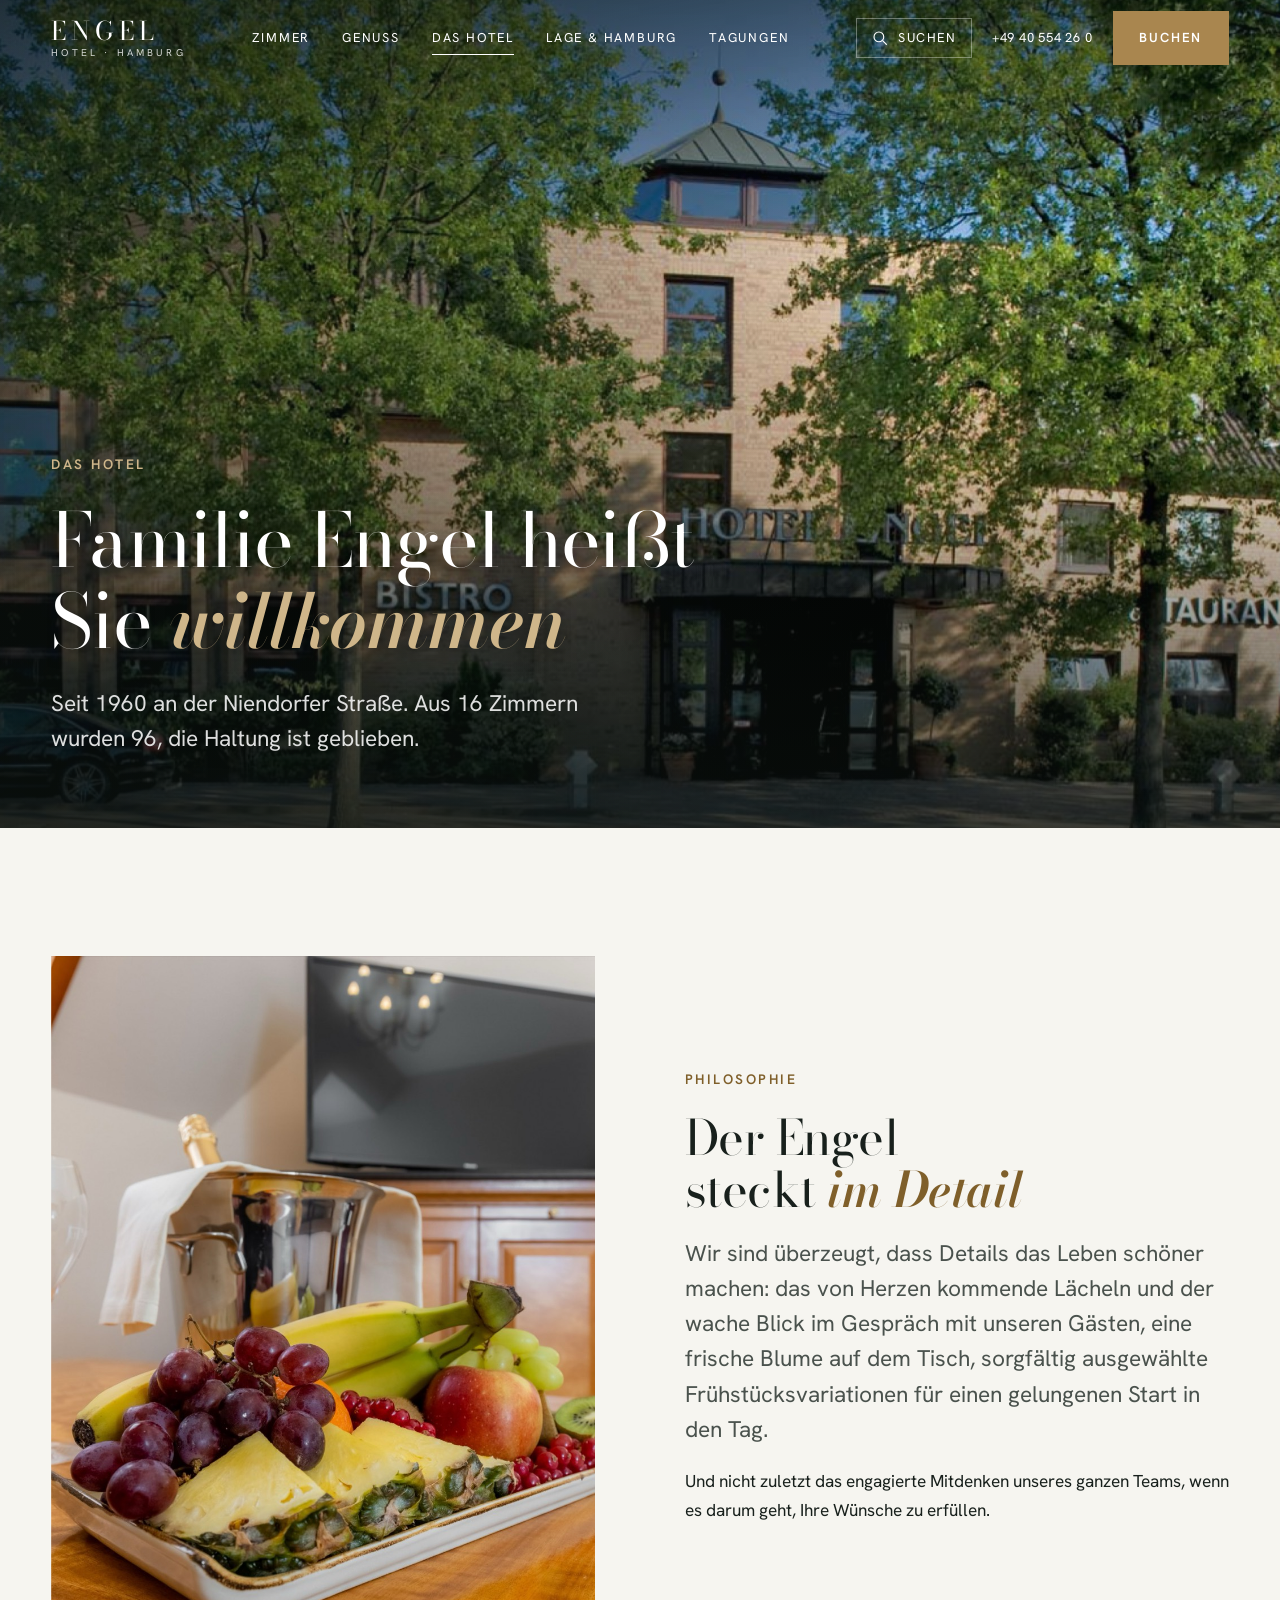
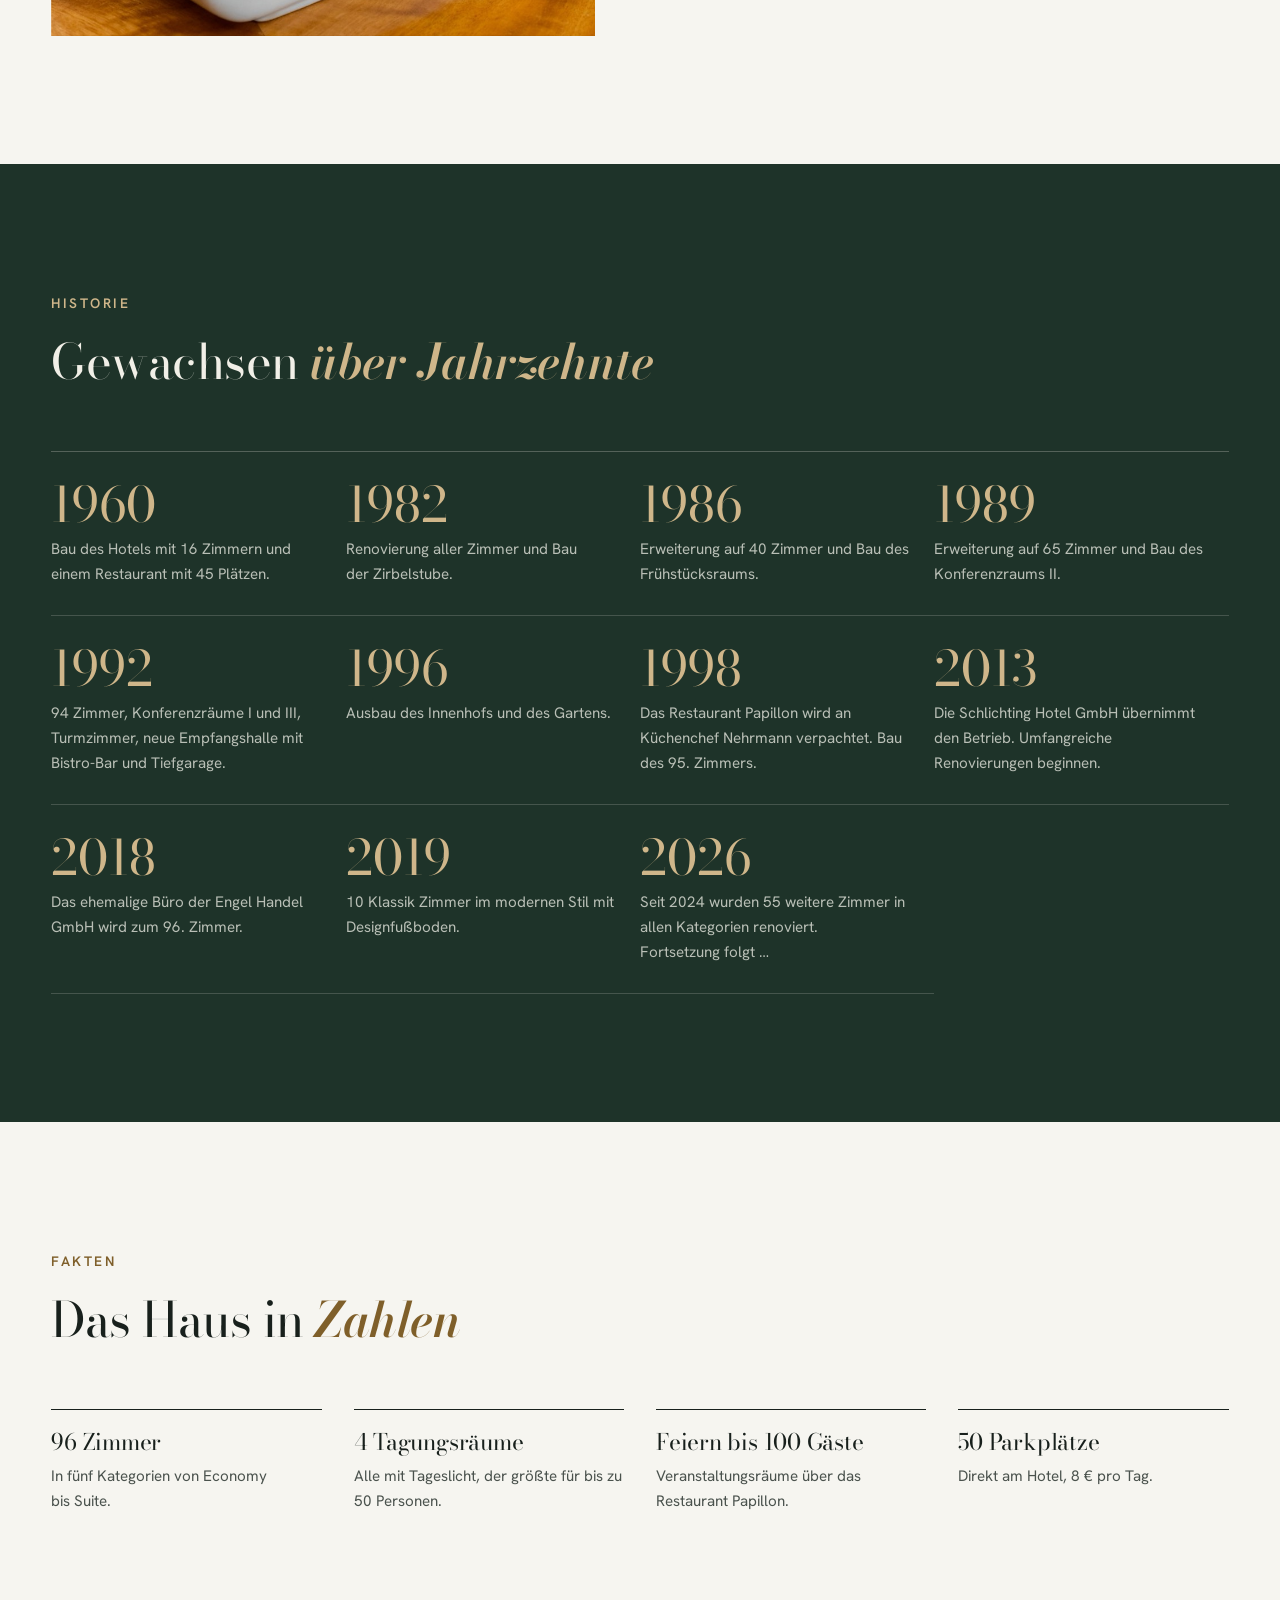
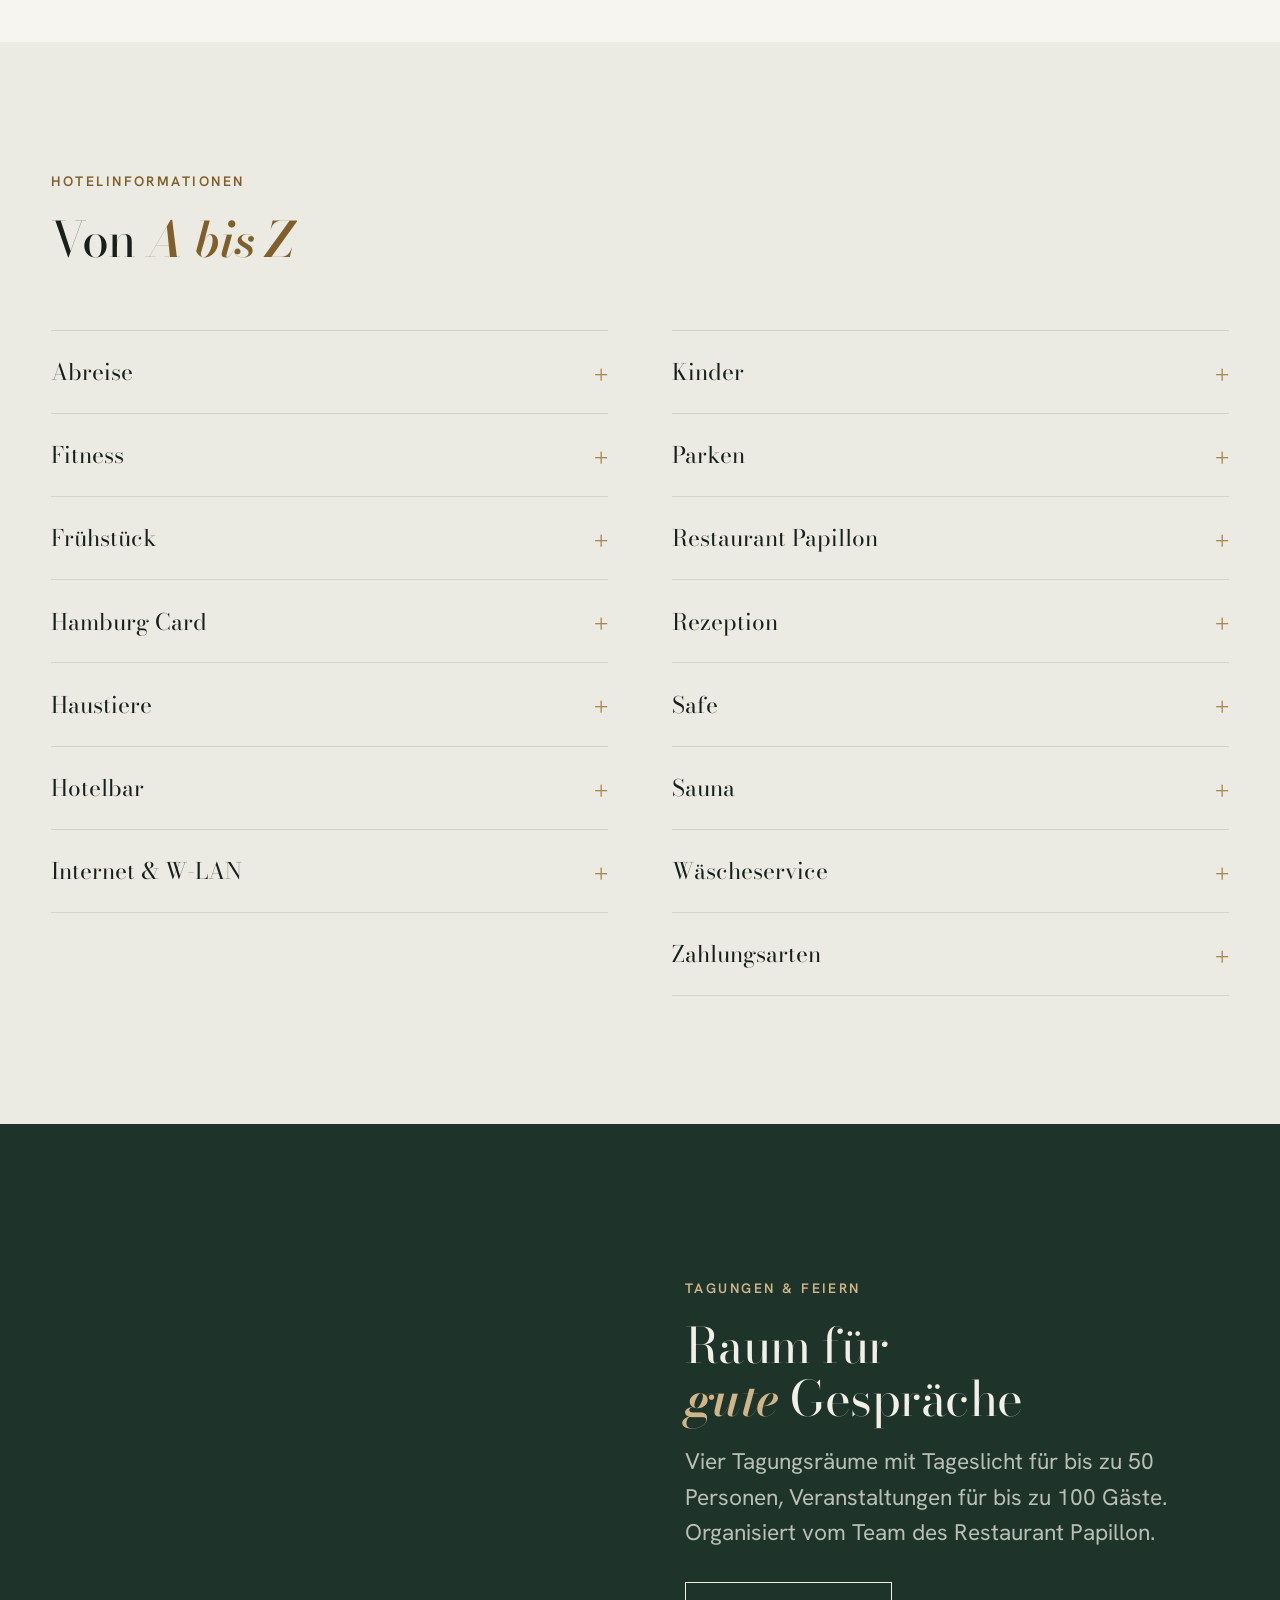
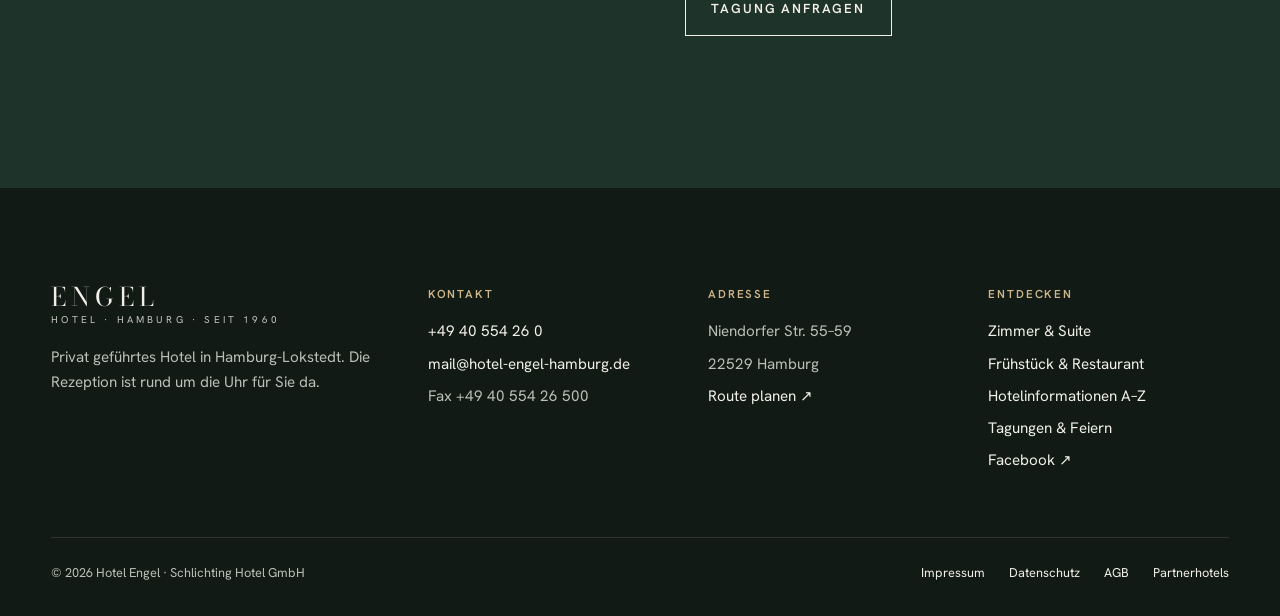
<file: hotel.html>
<!doctype html>
<html lang="de">
<head>
<meta charset="utf-8">
<meta name="viewport" content="width=device-width, initial-scale=1, viewport-fit=cover">
<title>Hotel Engel 1a · Das Hotel · Hotel Engel Hamburg</title>
<meta name="description" content="Philosophie, Geschichte seit 1960 und alle Hotelinformationen von A bis Z.">
<meta name="robots" content="noindex, nofollow">
<meta name="theme-color" content="#1e3329">
<link rel="preconnect" href="https://fonts.googleapis.com">
<link rel="preconnect" href="https://fonts.gstatic.com" crossorigin>
<link rel="stylesheet" href="https://fonts.googleapis.com/css2?family=Bodoni+Moda:ital,opsz,wght@0,6..96,400;0,6..96,500;1,6..96,400;1,6..96,600&family=Hanken+Grotesk:wght@400;500;600&display=swap">
<link rel="stylesheet" href="assets/styles.css">
<script>try{if(sessionStorage.getItem("pt")){sessionStorage.removeItem("pt");document.documentElement.classList.add("pt-enter","pt-came")}}catch(e){}</script>
<script type="application/ld+json">{"@context":"https://schema.org","@type":"Hotel","name":"Hotel Engel Hamburg","address":{"@type":"PostalAddress","streetAddress":"Niendorfer Str. 55-59","postalCode":"22529","addressLocality":"Hamburg","addressCountry":"DE"},"telephone":"+49 40 554260","email":"mail@hotel-engel-hamburg.de","numberOfRooms":96,"checkoutTime":"12:00","url":"https://www.hotel-engel-hamburg.de/"}</script>
</head>
<body>
<div class="curtain" aria-hidden="true"><span class="curtain-mark">Engel</span></div>
<div class="progress" aria-hidden="true"></div>
<a class="sr-only" href="#main">Zum Inhalt springen</a>
<header class="site-header">
  <div class="wrap bar">
    <a class="brand" href="index.html" aria-label="Hotel Engel Hamburg – Startseite"><span class="name">Engel</span><span class="sub">Hotel · Hamburg</span></a>
    <nav class="nav" aria-label="Hauptnavigation"><a href="zimmer.html">Zimmer</a><a href="genuss.html">Genuss</a><a href="hotel.html" aria-current="page">Das Hotel</a><a href="lage.html">Lage & Hamburg</a><a href="http://www.restaurant-papillon.de/tagungen/">Tagungen</a></nav>
    <div class="header-actions">
      <button type="button" class="search-btn" data-open-search aria-label="Suchen"><svg viewBox="0 0 24 24" width="18" height="18" fill="none" stroke="currentColor" stroke-width="1.5" aria-hidden="true"><circle cx="10.5" cy="10.5" r="6.5"/><path d="M15.5 15.5 21 21"/></svg><span class="search-label">Suchen</span></button>
      <a class="header-phone" href="tel:+4940554260">+49 40 554 26 0</a>
      <a class="btn btn-brass" href="#buchen" data-open-booking>Buchen</a>
      <button class="menu-toggle" aria-label="Menü öffnen" aria-expanded="false"><span></span><span></span></button>
    </div>
  </div>
</header>
<div class="menu-panel" aria-label="Menü">
  <div class="top"><a class="brand" href="index.html"><span class="name">Engel</span><span class="sub">Hotel · Hamburg</span></a><button class="menu-close" aria-label="Menü schließen">×</button></div>
  <nav><a href="index.html">Willkommen</a><a href="zimmer.html">Zimmer</a><a href="genuss.html">Genuss</a><a href="hotel.html" aria-current="page">Das Hotel</a><a href="lage.html">Lage & Hamburg</a><a href="http://www.restaurant-papillon.de/tagungen/">Tagungen</a></nav>
  <div class="contact"><a href="tel:+4940554260">+49 40 554 26 0</a><a href="mailto:mail@hotel-engel-hamburg.de">mail@hotel-engel-hamburg.de</a><span>Niendorfer Str. 55–59 · 22529 Hamburg</span></div>
</div>
<main id="main">
<section class="hero page-hero" aria-label="Das Hotel">
  <div class="hero-media"><img src="img/aussen.jpg" alt="Die Fassade des Hotel Engel an der Niendorfer Straße" fetchpriority="high"></div>
  <div class="wrap hero-inner hero-load">
    <span class="eyebrow">Das Hotel</span>
    <h1>Familie Engel heißt Sie <em>willkommen</em></h1>
    <p class="lead">Seit 1960 an der Niendorfer Straße. Aus 16 Zimmern wurden 96, die Haltung ist geblieben.</p>
  </div>
</section>

<section class="section">
  <div class="wrap split">
    <div class="split-media reveal"><img src="img/detail.jpg" alt="Willkommensgruß mit Obst und Sekt auf dem Zimmer" loading="lazy"></div>
    <div class="stack-lg reveal d1">
      <div class="stack"><span class="eyebrow">Philosophie</span><h2>Der Engel steckt <em>im Detail</em></h2>
        <p class="lead">Wir sind überzeugt, dass Details das Leben schöner machen: das von Herzen kommende Lächeln und der wache Blick im Gespräch mit unseren Gästen, eine frische Blume auf dem Tisch, sorgfältig ausgewählte Frühstücksvariationen für einen gelungenen Start in den Tag.</p>
        <p>Und nicht zuletzt das engagierte Mitdenken unseres ganzen Teams, wenn es darum geht, Ihre Wünsche zu erfüllen.</p></div>
    </div>
  </div>
</section>

<section class="section on-dark" aria-labelledby="historie-h">
  <div class="wrap">
    <div class="section-head"><div class="stack reveal"><span class="eyebrow">Historie</span><h2 id="historie-h">Gewachsen <em>über Jahrzehnte</em></h2></div></div>
    <ol class="timeline">
      <li class="reveal"><span class="year">1960</span><p>Bau des Hotels mit 16 Zimmern und einem Restaurant mit 45 Plätzen.</p></li>
      <li class="reveal"><span class="year">1982</span><p>Renovierung aller Zimmer und Bau der Zirbelstube.</p></li>
      <li class="reveal"><span class="year">1986</span><p>Erweiterung auf 40 Zimmer und Bau des Frühstücksraums.</p></li>
      <li class="reveal"><span class="year">1989</span><p>Erweiterung auf 65 Zimmer und Bau des Konferenzraums II.</p></li>
      <li class="reveal"><span class="year">1992</span><p>94 Zimmer, Konferenzräume I und III, Turmzimmer, neue Empfangshalle mit Bistro-Bar und Tiefgarage.</p></li>
      <li class="reveal"><span class="year">1996</span><p>Ausbau des Innenhofs und des Gartens.</p></li>
      <li class="reveal"><span class="year">1998</span><p>Das Restaurant Papillon wird an Küchenchef Nehrmann verpachtet. Bau des 95. Zimmers.</p></li>
      <li class="reveal"><span class="year">2013</span><p>Die Schlichting Hotel GmbH übernimmt den Betrieb. Umfangreiche Renovierungen beginnen.</p></li>
      <li class="reveal"><span class="year">2018</span><p>Das ehemalige Büro der Engel Handel GmbH wird zum 96. Zimmer.</p></li>
      <li class="reveal"><span class="year">2019</span><p>10 Klassik Zimmer im modernen Stil mit Designfußboden.</p></li>
      <li class="reveal"><span class="year">2026</span><p>Seit 2024 wurden 55 weitere Zimmer in allen Kategorien renoviert. <button type="button" class="egg-trigger" data-egg aria-label="Fortsetzung folgt">Fortsetzung folgt …</button></p></li>
    </ol>
  </div>
</section>

<section class="section" aria-labelledby="fakten-h">
  <div class="wrap">
    <div class="section-head"><div class="stack reveal"><span class="eyebrow">Fakten</span><h2 id="fakten-h">Das Haus in <em>Zahlen</em></h2></div></div>
    <div class="benefits">
      <div class="benefit reveal"><h3>96 Zimmer</h3><p>In fünf Kategorien von Economy bis Suite.</p></div>
      <div class="benefit reveal d1"><h3>4 Tagungsräume</h3><p>Alle mit Tageslicht, der größte für bis zu 50 Personen.</p></div>
      <div class="benefit reveal d2"><h3>Feiern bis 100 Gäste</h3><p>Veranstaltungsräume über das Restaurant Papillon.</p></div>
      <div class="benefit reveal d3"><h3>50 Parkplätze</h3><p>Direkt am Hotel, 8 € pro Tag.</p></div>
    </div>
  </div>
</section>

<section class="section tint" id="infos" aria-labelledby="infos-h">
  <div class="wrap">
    <div class="section-head"><div class="stack reveal"><span class="eyebrow">Hotelinformationen</span><h2 id="infos-h">Von <em>A bis Z</em></h2></div></div>
    <div class="az-grid reveal">
      <div class="az">
        <details id="info-abreise"><summary>Abreise</summary><div class="content"><p>Sie dürfen gern bis 12:00 Uhr auf dem Zimmer bleiben.</p></div></details>
        <details id="info-fitness"><summary>Fitness</summary><div class="content"><p>Bei Fitness First, 500 m entfernt, erhalten unsere Gäste einen Sondertarif von 12 €. Sprechen Sie uns an der Rezeption an.</p></div></details>
        <details id="info-fruehstueck"><summary>Frühstück</summary><div class="content"><p>Täglich von 06:30 bis 10:30 Uhr im Wintergarten, 18 € pro Person.</p></div></details>
        <details id="info-hamburgcard"><summary>Hamburg Card</summary><div class="content"><p>Die Hamburg Card erhalten Sie an der Rezeption. Sie bietet Vergünstigungen bei Museen, Rundfahrten und im Nahverkehr.</p></div></details>
        <details id="info-haustiere"><summary>Haustiere</summary><div class="content"><p>Bitte haben Sie Verständnis, dass Haustiere im Frühstücksraum aus hygienischen Gründen nicht gestattet sind.</p></div></details>
        <details id="info-bar"><summary>Hotelbar</summary><div class="content"><p>Täglich von 14:00 bis 01:00 Uhr. Im Sommer servieren wir bis 22:00 Uhr auch auf der Garten-Terrasse.</p></div></details>
        <details id="info-wlan"><summary>Internet &amp; W-LAN</summary><div class="content"><p>Kostenfrei im Netzwerk „WLAN by LAN1“, ohne Zugangscode.</p></div></details>
      </div>
      <div class="az">
        <details id="info-kinder"><summary>Kinder</summary><div class="content"><p>Kinder unter 6 Jahren übernachten kostenfrei im Bett der Eltern. Ein Zustellbett ist in der Kategorie Komfort nach Verfügbarkeit möglich.</p></div></details>
        <details id="info-parken"><summary>Parken</summary><div class="content"><p>50 Parkplätze am Hotel, 8 € pro Tag.</p></div></details>
        <details id="info-papillon"><summary>Restaurant Papillon</summary><div class="content"><p>Montag bis Samstag 17:30 bis 21:30 Uhr, sonntags geschlossen. Informationen zu Tagungen und Feiern erhalten Sie direkt im Restaurant.</p></div></details>
        <details id="info-rezeption"><summary>Rezeption</summary><div class="content"><p>Rund um die Uhr besetzt. Hier erhalten Sie auch Stadtpläne und Tipps für Hamburg.</p></div></details>
        <details id="info-safe"><summary>Safe</summary><div class="content"><p>Die Anleitung zum elektronischen Safe finden Sie in der Tür. Für ältere Modelle erhalten Sie den Schlüssel an der Rezeption.</p></div></details>
        <details id="info-sauna"><summary>Sauna</summary><div class="content"><p>Nutzung für 15 € bei 30 Minuten Aufheizzeit. Aroma-Aufgüsse sind nicht gestattet.</p></div></details>
        <details id="info-waesche"><summary>Wäscheservice</summary><div class="content"><p>Wäschebeutel und Preisliste finden Sie im Schrank. Bitte geben Sie die Wäsche bis 08:00 Uhr an der Rezeption ab.</p></div></details>
        <details id="info-zahlung"><summary>Zahlungsarten</summary><div class="content"><p>Bargeld, EC-Karte, Visa, Mastercard, Maestro, American Express, JCB und Diners.</p></div></details>
      </div>
    </div>
  </div>
</section>

<section class="section on-dark" aria-labelledby="tagung-h">
  <div class="wrap split">
    <div class="split-media wide reveal"><img src="img/lobby.jpg" alt="Lobby mit Holzbalkendecke und Ledersesseln" loading="lazy"></div>
    <div class="stack-lg reveal d1">
      <div class="stack"><span class="eyebrow">Tagungen &amp; Feiern</span><h2 id="tagung-h">Raum für <em>gute</em> Gespräche</h2>
        <p class="lead">Vier Tagungsräume mit Tageslicht für bis zu 50 Personen, Veranstaltungen für bis zu 100 Gäste. Organisiert vom Team des Restaurant Papillon.</p></div>
      <a class="btn btn-ghost" style="align-self:flex-start" href="http://www.restaurant-papillon.de/tagungen/" target="_blank" rel="noopener">Tagung anfragen</a>
    </div>
  </div>
</section>

<div class="egg" id="egg" role="dialog" aria-modal="true" aria-label="Familie Engel" hidden>
  <div class="egg-card">
    <button class="egg-close" type="button" aria-label="Schließen">×</button>
    <div class="egg-photo"><img src="img/familie.jpg" alt="Familie Engel" loading="lazy"></div>
    <div class="egg-text">
      <span class="eyebrow">Fortsetzung folgt</span>
      <h2>Familie <em>Engel</em></h2>
      <p>Seit 1960 trägt dieses Haus unseren Namen. Hinter ihm steht keine Marke, sondern eine Familie aus Hamburg.</p>
      <p>Schön, dass Sie bis hierher gelesen haben. Wir freuen uns auf Ihren Besuch.</p>
      <p class="egg-sign">Ihre Familie Engel <span class="wink" role="img" aria-label="zwinkert">😉</span></p>
    </div>
  </div>
</div>

</main>
<footer class="site-footer">
  <div class="wrap">
    <div class="footer-grid">
      <div class="footer-brand">
        <a class="brand" href="index.html"><span class="name">Engel</span><span class="sub">Hotel · Hamburg · seit 1960</span></a>
        <p>Privat geführtes Hotel in Hamburg-Lokstedt. Die Rezeption ist rund um die Uhr für Sie da.</p>
      </div>
      <div><h4>Kontakt</h4><ul>
        <li><a href="tel:+4940554260">+49 40 554 26 0</a></li>
        <li><a href="mailto:mail@hotel-engel-hamburg.de">mail@hotel-engel-hamburg.de</a></li>
        <li>Fax +49 40 554 26 500</li>
      </ul></div>
      <div><h4>Adresse</h4><ul>
        <li>Niendorfer Str. 55–59</li><li>22529 Hamburg</li>
        <li><a href="https://maps.google.com/?q=Hotel+Engel+Niendorfer+Str.+55+22529+Hamburg" target="_blank" rel="noopener">Route planen ↗</a></li>
      </ul></div>
      <div><h4>Entdecken</h4><ul>
        <li><a href="zimmer.html">Zimmer &amp; Suite</a></li>
        <li><a href="genuss.html">Frühstück &amp; Restaurant</a></li>
        <li><a href="hotel.html#infos">Hotelinformationen A–Z</a></li>
        <li><a href="http://www.restaurant-papillon.de/tagungen/">Tagungen &amp; Feiern</a></li>
        <li><a href="https://de-de.facebook.com/hotelengel.hamburg/" target="_blank" rel="noopener">Facebook ↗</a></li>
      </ul></div>
    </div>
    <div class="footer-legal">
      <span>© 2026 Hotel Engel · Schlichting Hotel GmbH</span>
      <nav aria-label="Rechtliches"><a href="https://www.hotel-engel-hamburg.de/impressum/">Impressum</a><a href="https://www.hotel-engel-hamburg.de/datenschutz/">Datenschutz</a><a href="https://www.hotel-engel-hamburg.de/agb/">AGB</a><a href="https://www.hotel-engel-hamburg.de/hotel/partnerhotels/">Partnerhotels</a></nav>
    </div>
  </div>
</footer>
<div class="mobile-book">
  <p><b>Direkt buchen</b>5 % unter allen Portalen</p>
  <a class="btn btn-brass" href="#buchen" data-open-booking>Verfügbarkeit</a>
</div>
<dialog class="search-dialog" id="search" aria-label="Suche">
  <div class="search-box">
    <svg viewBox="0 0 24 24" width="22" height="22" fill="none" stroke="currentColor" stroke-width="1.5" aria-hidden="true"><circle cx="10.5" cy="10.5" r="6.5"/><path d="M15.5 15.5 21 21"/></svg>
    <label class="sr-only" for="search-input">Suchbegriff oder Frage</label>
    <input id="search-input" type="search" autocomplete="off" placeholder="Stichwort oder Frage, z. B. „Wann gibt es Frühstück?“">
    <button type="button" class="search-close" aria-label="Suche schließen">×</button>
  </div>
  <div class="search-results" role="listbox" aria-label="Ergebnisse"></div>
</dialog>
<dialog class="book-dialog" id="book-dialog" aria-label="Zimmer buchen">
  <div class="dlg-inner">
    <div class="dlg-top"><div class="stack" style="gap:.5rem"><span class="eyebrow">Online buchen</span><h2 style="font-size:var(--step-2)">Ihr Aufenthalt in <em>Hamburg</em></h2><p class="lead" style="font-size:1rem" data-room-note>Direkt beim Hotel buchen und 5 % sparen.</p></div>
      <button class="dlg-close" aria-label="Schließen">×</button></div>
    <form class="booking-form" data-booking novalidate>
  <button type="button" class="booking-field" data-cal="arrival" aria-expanded="false">
    <span class="label">Anreise</span><span class="value is-empty" data-out="arrival">Datum wählen</span>
  </button>
  <button type="button" class="booking-field" data-cal="departure" aria-expanded="false">
    <span class="label">Abreise</span><span class="value is-empty" data-out="departure">Datum wählen</span>
  </button>
  <label class="booking-field">
    <span class="label">Gäste</span><span class="value" data-out="guests">2 Erwachsene</span>
    <select name="guests" id="guests-dlg" aria-label="Anzahl Gäste">
      <option value="1">1 Erwachsener</option>
      <option value="2" selected>2 Erwachsene</option>
      <option value="3">3 Erwachsene</option>
      <option value="2+1">2 Erwachsene, 1 Kind</option>
    </select>
  </label>
  <div class="booking-submit"><button class="btn btn-brass" type="submit">Verfügbarkeit prüfen</button></div>
  <div class="cal" role="dialog" aria-label="Reisedaten wählen">
    <div class="cal-head"><p>Wählen Sie Ihren Anreisetag</p>
      <div class="cal-nav"><button type="button" data-cal-prev aria-label="Vorheriger Monat">←</button><button type="button" data-cal-next aria-label="Nächster Monat">→</button></div>
    </div>
    <div class="cal-months"></div>
    <div class="cal-foot"><span data-nights></span><button type="button" data-cal-reset>Daten zurücksetzen</button></div>
  </div>
</form>
    <p class="dlg-contact">Lieber persönlich? Unsere Rezeption ist rund um die Uhr erreichbar: <a href="tel:+4940554260">+49 40 554 26 0</a></p>
  </div>
</dialog>
<script src="assets/main.js" defer></script>
<script src="assets/search.js" defer></script>
<script src="assets/motion.js" defer></script>
</body>
</html>
</file>
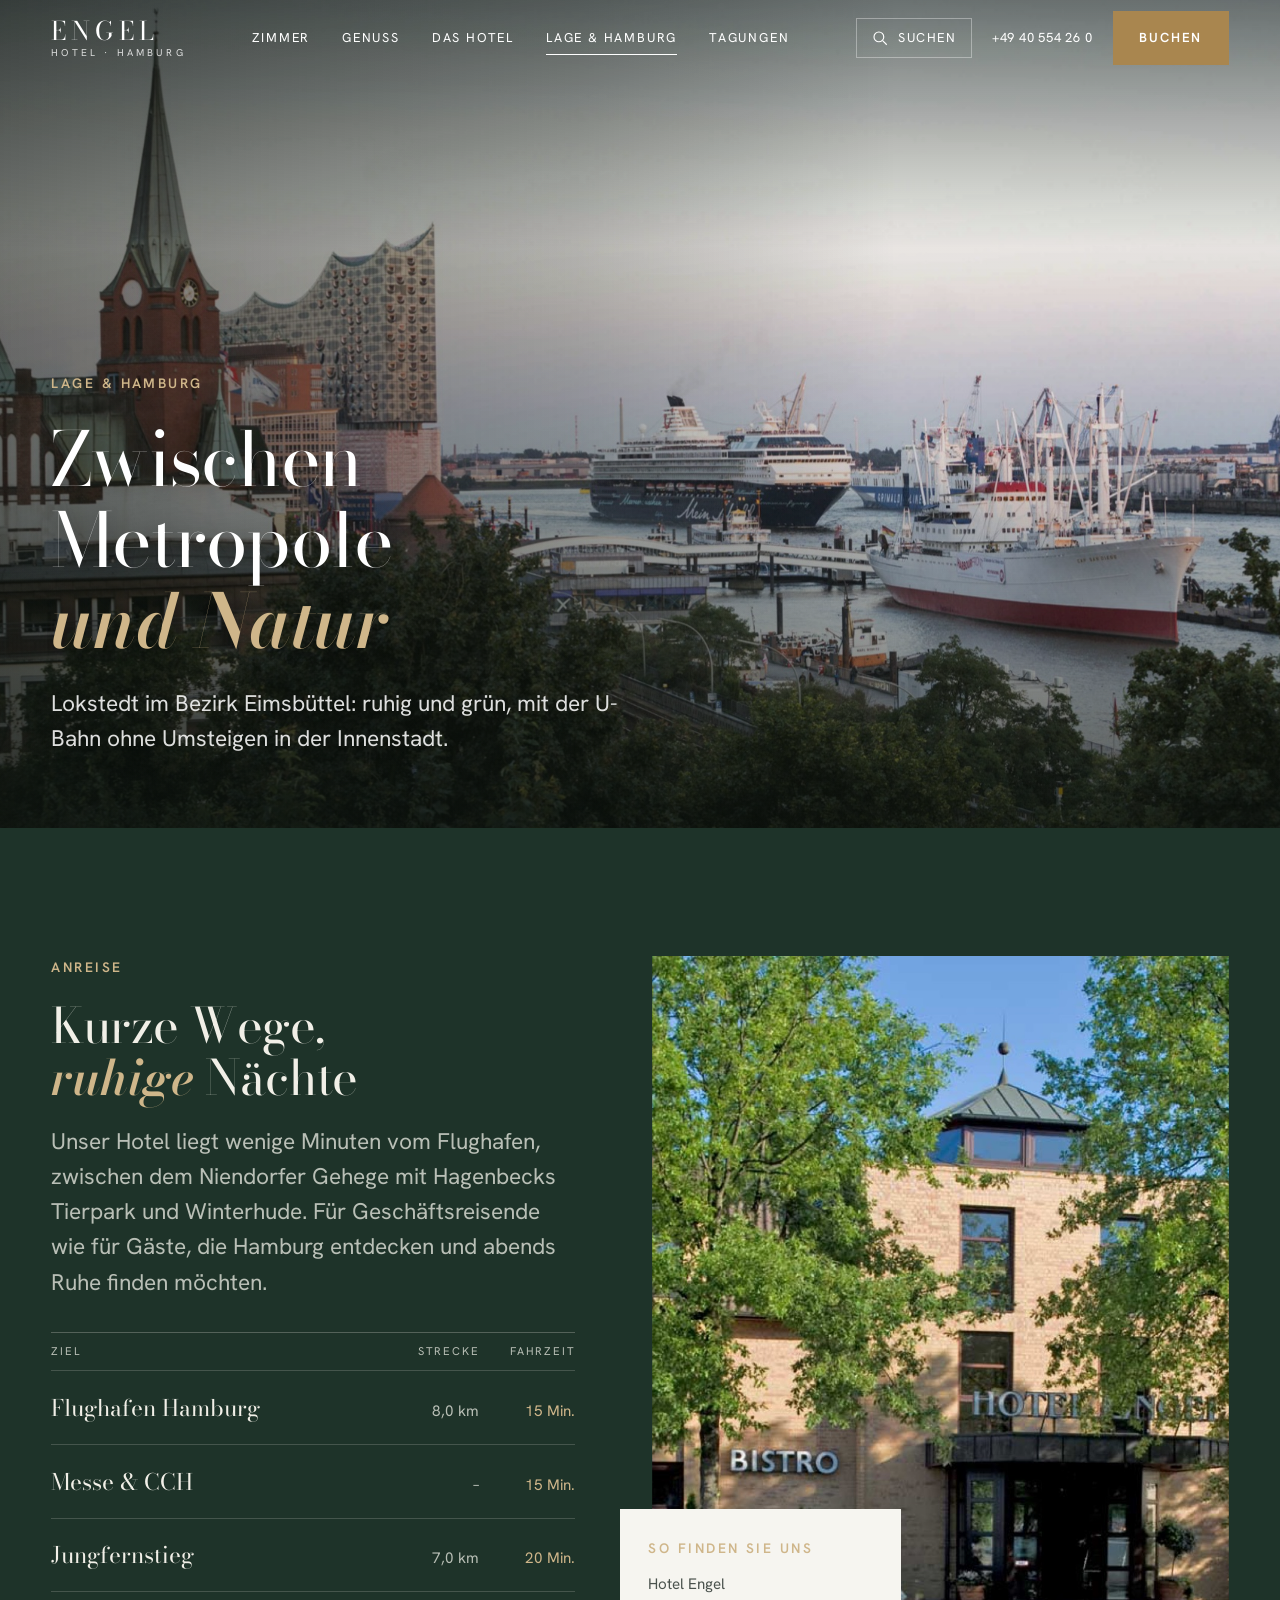
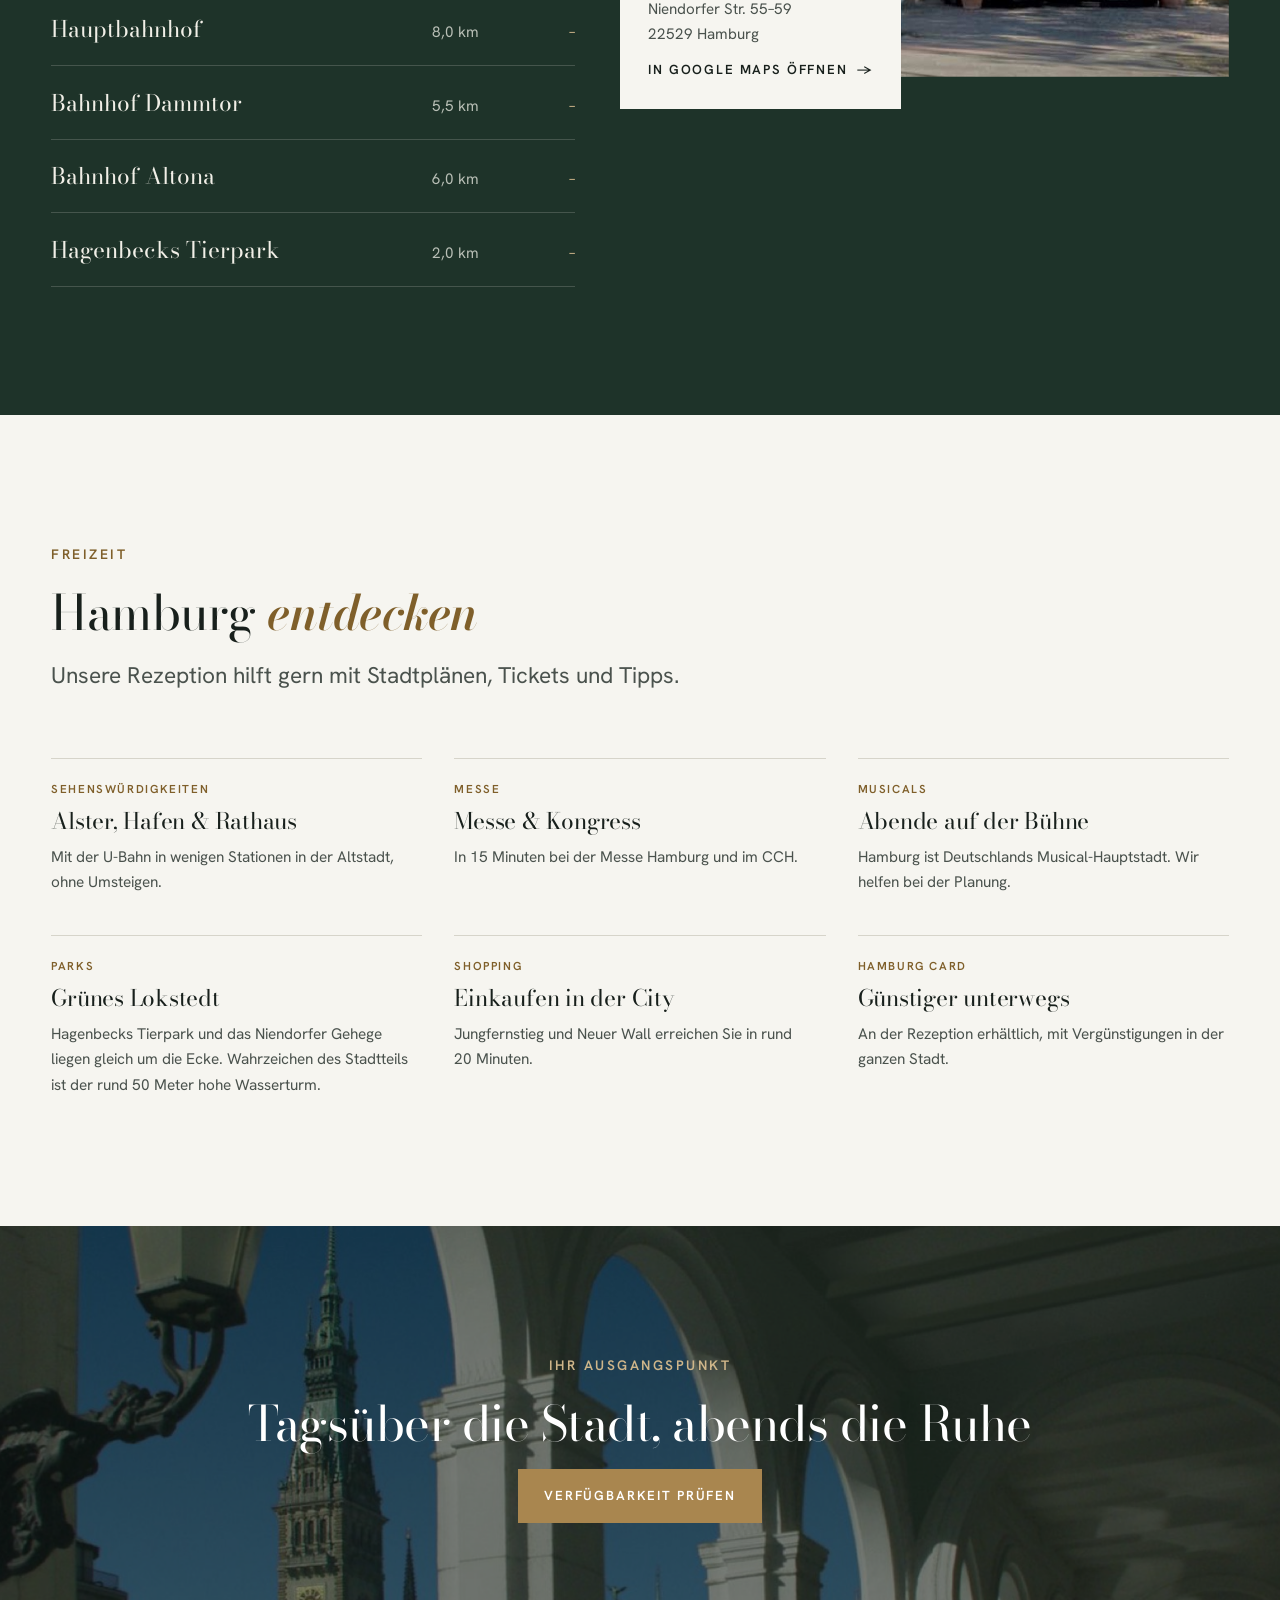
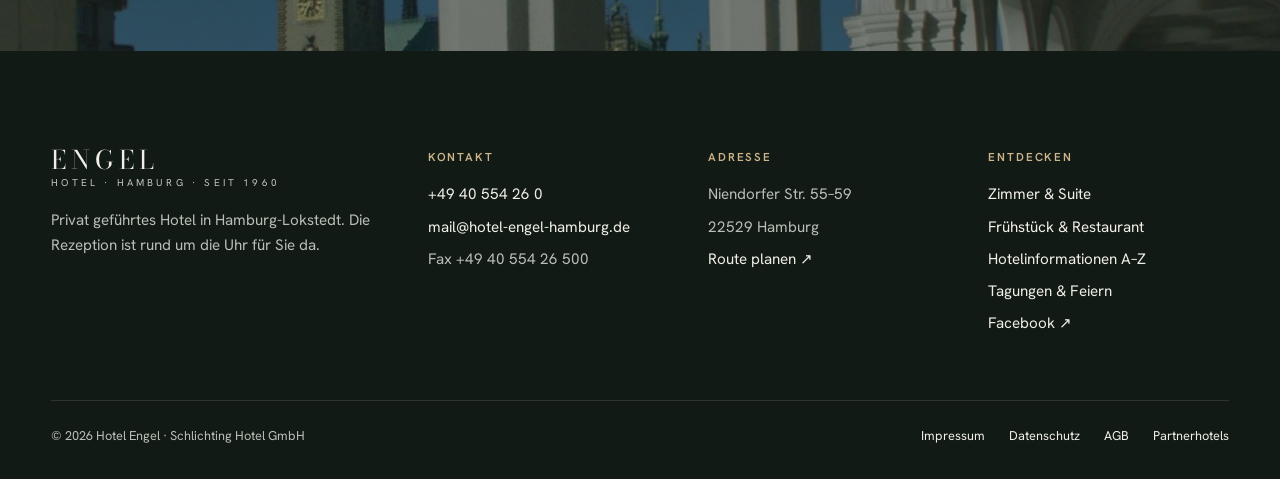
<file: lage.html>
<!doctype html>
<html lang="de">
<head>
<meta charset="utf-8">
<meta name="viewport" content="width=device-width, initial-scale=1, viewport-fit=cover">
<title>Hotel Engel 1a · Lage & Hamburg · Hotel Engel Hamburg</title>
<meta name="description" content="Ruhig zwischen Metropole und Natur: 8 km zum Flughafen, 2 km zu Hagenbecks Tierpark.">
<meta name="robots" content="noindex, nofollow">
<meta name="theme-color" content="#1e3329">
<link rel="preconnect" href="https://fonts.googleapis.com">
<link rel="preconnect" href="https://fonts.gstatic.com" crossorigin>
<link rel="stylesheet" href="https://fonts.googleapis.com/css2?family=Bodoni+Moda:ital,opsz,wght@0,6..96,400;0,6..96,500;1,6..96,400;1,6..96,600&family=Hanken+Grotesk:wght@400;500;600&display=swap">
<link rel="stylesheet" href="assets/styles.css">
<script>try{if(sessionStorage.getItem("pt")){sessionStorage.removeItem("pt");document.documentElement.classList.add("pt-enter","pt-came")}}catch(e){}</script>
<script type="application/ld+json">{"@context":"https://schema.org","@type":"Hotel","name":"Hotel Engel Hamburg","address":{"@type":"PostalAddress","streetAddress":"Niendorfer Str. 55-59","postalCode":"22529","addressLocality":"Hamburg","addressCountry":"DE"},"telephone":"+49 40 554260","email":"mail@hotel-engel-hamburg.de","numberOfRooms":96,"checkoutTime":"12:00","url":"https://www.hotel-engel-hamburg.de/"}</script>
</head>
<body>
<div class="curtain" aria-hidden="true"><span class="curtain-mark">Engel</span></div>
<div class="progress" aria-hidden="true"></div>
<a class="sr-only" href="#main">Zum Inhalt springen</a>
<header class="site-header">
  <div class="wrap bar">
    <a class="brand" href="index.html" aria-label="Hotel Engel Hamburg – Startseite"><span class="name">Engel</span><span class="sub">Hotel · Hamburg</span></a>
    <nav class="nav" aria-label="Hauptnavigation"><a href="zimmer.html">Zimmer</a><a href="genuss.html">Genuss</a><a href="hotel.html">Das Hotel</a><a href="lage.html" aria-current="page">Lage & Hamburg</a><a href="http://www.restaurant-papillon.de/tagungen/">Tagungen</a></nav>
    <div class="header-actions">
      <button type="button" class="search-btn" data-open-search aria-label="Suchen"><svg viewBox="0 0 24 24" width="18" height="18" fill="none" stroke="currentColor" stroke-width="1.5" aria-hidden="true"><circle cx="10.5" cy="10.5" r="6.5"/><path d="M15.5 15.5 21 21"/></svg><span class="search-label">Suchen</span></button>
      <a class="header-phone" href="tel:+4940554260">+49 40 554 26 0</a>
      <a class="btn btn-brass" href="#buchen" data-open-booking>Buchen</a>
      <button class="menu-toggle" aria-label="Menü öffnen" aria-expanded="false"><span></span><span></span></button>
    </div>
  </div>
</header>
<div class="menu-panel" aria-label="Menü">
  <div class="top"><a class="brand" href="index.html"><span class="name">Engel</span><span class="sub">Hotel · Hamburg</span></a><button class="menu-close" aria-label="Menü schließen">×</button></div>
  <nav><a href="index.html">Willkommen</a><a href="zimmer.html">Zimmer</a><a href="genuss.html">Genuss</a><a href="hotel.html">Das Hotel</a><a href="lage.html" aria-current="page">Lage & Hamburg</a><a href="http://www.restaurant-papillon.de/tagungen/">Tagungen</a></nav>
  <div class="contact"><a href="tel:+4940554260">+49 40 554 26 0</a><a href="mailto:mail@hotel-engel-hamburg.de">mail@hotel-engel-hamburg.de</a><span>Niendorfer Str. 55–59 · 22529 Hamburg</span></div>
</div>
<main id="main">
<section class="hero page-hero" aria-label="Lage und Hamburg">
  <div class="hero-media"><img src="img/header.jpg" alt="Blick über den Hamburger Hafen mit Elbphilharmonie" fetchpriority="high"></div>
  <div class="wrap hero-inner hero-load">
    <span class="eyebrow">Lage &amp; Hamburg</span>
    <h1>Zwischen Metropole <em>und Natur</em></h1>
    <p class="lead">Lokstedt im Bezirk Eimsbüttel: ruhig und grün, mit der U-Bahn ohne Umsteigen in der Innenstadt.</p>
  </div>
</section>

<section class="section on-dark" id="anreise">
  <div class="wrap location">
    <div class="stack-lg reveal">
      <div class="stack">
        <span class="eyebrow">Anreise</span>
        <h2>Kurze Wege, <em>ruhige</em> Nächte</h2>
        <p class="lead">Unser Hotel liegt wenige Minuten vom Flughafen, zwischen dem Niendorfer Gehege mit Hagenbecks Tierpark und Winterhude. Für Geschäftsreisende wie für Gäste, die Hamburg entdecken und abends Ruhe finden möchten.</p>
      </div>
      <div class="board" role="table" aria-label="Entfernungen vom Hotel">
        <div class="board-row board-head" role="row"><span class="dest" role="columnheader">Ziel</span><span class="km" role="columnheader">Strecke</span><span class="min" role="columnheader">Fahrzeit</span></div>
        <div class="board-row" role="row"><span class="dest" role="cell">Flughafen Hamburg</span><span class="km" role="cell">8,0 km</span><span class="min" role="cell">15 Min.</span></div>
        <div class="board-row" role="row"><span class="dest" role="cell">Messe &amp; CCH</span><span class="km" role="cell">–</span><span class="min" role="cell">15 Min.</span></div>
        <div class="board-row" role="row"><span class="dest" role="cell">Jungfernstieg</span><span class="km" role="cell">7,0 km</span><span class="min" role="cell">20 Min.</span></div>
        <div class="board-row" role="row"><span class="dest" role="cell">Hauptbahnhof</span><span class="km" role="cell">8,0 km</span><span class="min" role="cell">–</span></div>
        <div class="board-row" role="row"><span class="dest" role="cell">Bahnhof Dammtor</span><span class="km" role="cell">5,5 km</span><span class="min" role="cell">–</span></div>
        <div class="board-row" role="row"><span class="dest" role="cell">Bahnhof Altona</span><span class="km" role="cell">6,0 km</span><span class="min" role="cell">–</span></div>
        <div class="board-row" role="row"><span class="dest" role="cell">Hagenbecks Tierpark</span><span class="km" role="cell">2,0 km</span><span class="min" role="cell">–</span></div>
      </div>
    </div>
    <div class="location-media reveal d1">
      <img src="img/aussen.jpg" alt="Das Hotel Engel von der Straße aus" loading="lazy" style="aspect-ratio:4/5">
      <div class="address-card">
        <span class="eyebrow">So finden Sie uns</span>
        <p>Hotel Engel<br>Niendorfer Str. 55–59<br>22529 Hamburg</p>
        <a class="link-arrow" href="https://maps.google.com/?q=Hotel+Engel+Niendorfer+Str.+55+22529+Hamburg" target="_blank" rel="noopener">In Google Maps öffnen</a>
      </div>
    </div>
  </div>
</section>

<section class="section" id="freizeit" aria-labelledby="freizeit-h">
  <div class="wrap">
    <div class="section-head"><div class="stack reveal"><span class="eyebrow">Freizeit</span><h2 id="freizeit-h">Hamburg <em>entdecken</em></h2><p class="lead">Unsere Rezeption hilft gern mit Stadtplänen, Tickets und Tipps.</p></div></div>
    <div class="cards">
      <div class="card reveal"><span class="tag">Sehenswürdigkeiten</span><h3>Alster, Hafen &amp; Rathaus</h3><p>Mit der U-Bahn in wenigen Stationen in der Altstadt, ohne Umsteigen.</p></div>
      <div class="card reveal d1"><span class="tag">Messe</span><h3>Messe &amp; Kongress</h3><p>In 15 Minuten bei der Messe Hamburg und im CCH.</p></div>
      <div class="card reveal d2"><span class="tag">Musicals</span><h3>Abende auf der Bühne</h3><p>Hamburg ist Deutschlands Musical-Hauptstadt. Wir helfen bei der Planung.</p></div>
      <div class="card reveal"><span class="tag">Parks</span><h3>Grünes Lokstedt</h3><p>Hagenbecks Tierpark und das Niendorfer Gehege liegen gleich um die Ecke. Wahrzeichen des Stadtteils ist der rund 50 Meter hohe Wasserturm.</p></div>
      <div class="card reveal d1"><span class="tag">Shopping</span><h3>Einkaufen in der City</h3><p>Jungfernstieg und Neuer Wall erreichen Sie in rund 20 Minuten.</p></div>
      <div class="card reveal d2"><span class="tag">Hamburg Card</span><h3>Günstiger unterwegs</h3><p>An der Rezeption erhältlich, mit Vergünstigungen in der ganzen Stadt.</p></div>
    </div>
  </div>
</section>

<section class="cta-band section" aria-label="Buchen">
  <img src="img/hamburg2.jpg" alt="" loading="lazy">
  <div class="wrap stack reveal">
    <span class="eyebrow" style="color:var(--brass-soft)">Ihr Ausgangspunkt</span>
    <h2>Tagsüber die Stadt, abends die Ruhe</h2>
    <a class="btn btn-brass" href="#buchen" data-open-booking>Verfügbarkeit prüfen</a>
  </div>
</section>

</main>
<footer class="site-footer">
  <div class="wrap">
    <div class="footer-grid">
      <div class="footer-brand">
        <a class="brand" href="index.html"><span class="name">Engel</span><span class="sub">Hotel · Hamburg · seit 1960</span></a>
        <p>Privat geführtes Hotel in Hamburg-Lokstedt. Die Rezeption ist rund um die Uhr für Sie da.</p>
      </div>
      <div><h4>Kontakt</h4><ul>
        <li><a href="tel:+4940554260">+49 40 554 26 0</a></li>
        <li><a href="mailto:mail@hotel-engel-hamburg.de">mail@hotel-engel-hamburg.de</a></li>
        <li>Fax +49 40 554 26 500</li>
      </ul></div>
      <div><h4>Adresse</h4><ul>
        <li>Niendorfer Str. 55–59</li><li>22529 Hamburg</li>
        <li><a href="https://maps.google.com/?q=Hotel+Engel+Niendorfer+Str.+55+22529+Hamburg" target="_blank" rel="noopener">Route planen ↗</a></li>
      </ul></div>
      <div><h4>Entdecken</h4><ul>
        <li><a href="zimmer.html">Zimmer &amp; Suite</a></li>
        <li><a href="genuss.html">Frühstück &amp; Restaurant</a></li>
        <li><a href="hotel.html#infos">Hotelinformationen A–Z</a></li>
        <li><a href="http://www.restaurant-papillon.de/tagungen/">Tagungen &amp; Feiern</a></li>
        <li><a href="https://de-de.facebook.com/hotelengel.hamburg/" target="_blank" rel="noopener">Facebook ↗</a></li>
      </ul></div>
    </div>
    <div class="footer-legal">
      <span>© 2026 Hotel Engel · Schlichting Hotel GmbH</span>
      <nav aria-label="Rechtliches"><a href="https://www.hotel-engel-hamburg.de/impressum/">Impressum</a><a href="https://www.hotel-engel-hamburg.de/datenschutz/">Datenschutz</a><a href="https://www.hotel-engel-hamburg.de/agb/">AGB</a><a href="https://www.hotel-engel-hamburg.de/hotel/partnerhotels/">Partnerhotels</a></nav>
    </div>
  </div>
</footer>
<div class="mobile-book">
  <p><b>Direkt buchen</b>5 % unter allen Portalen</p>
  <a class="btn btn-brass" href="#buchen" data-open-booking>Verfügbarkeit</a>
</div>
<dialog class="search-dialog" id="search" aria-label="Suche">
  <div class="search-box">
    <svg viewBox="0 0 24 24" width="22" height="22" fill="none" stroke="currentColor" stroke-width="1.5" aria-hidden="true"><circle cx="10.5" cy="10.5" r="6.5"/><path d="M15.5 15.5 21 21"/></svg>
    <label class="sr-only" for="search-input">Suchbegriff oder Frage</label>
    <input id="search-input" type="search" autocomplete="off" placeholder="Stichwort oder Frage, z. B. „Wann gibt es Frühstück?“">
    <button type="button" class="search-close" aria-label="Suche schließen">×</button>
  </div>
  <div class="search-results" role="listbox" aria-label="Ergebnisse"></div>
</dialog>
<dialog class="book-dialog" id="book-dialog" aria-label="Zimmer buchen">
  <div class="dlg-inner">
    <div class="dlg-top"><div class="stack" style="gap:.5rem"><span class="eyebrow">Online buchen</span><h2 style="font-size:var(--step-2)">Ihr Aufenthalt in <em>Hamburg</em></h2><p class="lead" style="font-size:1rem" data-room-note>Direkt beim Hotel buchen und 5 % sparen.</p></div>
      <button class="dlg-close" aria-label="Schließen">×</button></div>
    <form class="booking-form" data-booking novalidate>
  <button type="button" class="booking-field" data-cal="arrival" aria-expanded="false">
    <span class="label">Anreise</span><span class="value is-empty" data-out="arrival">Datum wählen</span>
  </button>
  <button type="button" class="booking-field" data-cal="departure" aria-expanded="false">
    <span class="label">Abreise</span><span class="value is-empty" data-out="departure">Datum wählen</span>
  </button>
  <label class="booking-field">
    <span class="label">Gäste</span><span class="value" data-out="guests">2 Erwachsene</span>
    <select name="guests" id="guests-dlg" aria-label="Anzahl Gäste">
      <option value="1">1 Erwachsener</option>
      <option value="2" selected>2 Erwachsene</option>
      <option value="3">3 Erwachsene</option>
      <option value="2+1">2 Erwachsene, 1 Kind</option>
    </select>
  </label>
  <div class="booking-submit"><button class="btn btn-brass" type="submit">Verfügbarkeit prüfen</button></div>
  <div class="cal" role="dialog" aria-label="Reisedaten wählen">
    <div class="cal-head"><p>Wählen Sie Ihren Anreisetag</p>
      <div class="cal-nav"><button type="button" data-cal-prev aria-label="Vorheriger Monat">←</button><button type="button" data-cal-next aria-label="Nächster Monat">→</button></div>
    </div>
    <div class="cal-months"></div>
    <div class="cal-foot"><span data-nights></span><button type="button" data-cal-reset>Daten zurücksetzen</button></div>
  </div>
</form>
    <p class="dlg-contact">Lieber persönlich? Unsere Rezeption ist rund um die Uhr erreichbar: <a href="tel:+4940554260">+49 40 554 26 0</a></p>
  </div>
</dialog>
<script src="assets/main.js" defer></script>
<script src="assets/search.js" defer></script>
<script src="assets/motion.js" defer></script>
</body>
</html>
</file>
<file: assets/styles.css>
/* Hotel Engel Hamburg — design tokens
   Garden green from the "grünes Zimmer", brass from the lobby lamps,
   a warm stone white for paper. Display: Bodoni Moda. Text: Hanken Grotesk. */
:root {
  --paper: #f6f5f0;
  --paper-2: #ecebe3;
  --ink: #18201c;
  --ink-soft: #4a524d;
  --line: #d6d4ca;
  --green: #1e3329;
  --green-2: #29443a;
  --brass: #a9864f;
  --brass-soft: #cfb68a;
  --on-dark: #f1efe7;
  --on-dark-soft: #b9bfb6;

  --f-display: "Bodoni Moda", "Didot", "Bodoni 72", Georgia, serif;
  --f-text: "Hanken Grotesk", "Helvetica Neue", Arial, sans-serif;

  --step--1: clamp(0.8rem, 0.78rem + 0.1vw, 0.86rem);
  --step-0: clamp(1rem, 0.97rem + 0.15vw, 1.08rem);
  --step-1: clamp(1.2rem, 1.1rem + 0.4vw, 1.45rem);
  --step-2: clamp(1.5rem, 1.3rem + 0.9vw, 2.1rem);
  --step-3: clamp(2rem, 1.6rem + 1.8vw, 3.2rem);
  --step-4: clamp(2.6rem, 1.8rem + 3.6vw, 5.4rem);

  --gutter: clamp(1rem, 4vw, 3.5rem);
  --max: 1320px;
  --ease: cubic-bezier(.22, .61, .36, 1);
  --header-h: 76px;
}

*, *::before, *::after { box-sizing: border-box; }
html { -webkit-text-size-adjust: 100%; scroll-behavior: smooth; scroll-padding-top: calc(var(--header-h) + 12px); }
@media (prefers-reduced-motion: reduce) { html { scroll-behavior: auto; } *, *::before, *::after { animation-duration: .01ms !important; transition-duration: .01ms !important; } }

body {
  margin: 0;
  background: var(--paper);
  color: var(--ink);
  font-family: var(--f-text);
  font-size: var(--step-0);
  line-height: 1.65;
  font-feature-settings: "kern", "liga";
  -webkit-font-smoothing: antialiased;
}
img { display: block; max-width: 100%; height: auto; }
a { color: inherit; }
button { font: inherit; color: inherit; }
:focus-visible { outline: 2px solid var(--brass); outline-offset: 3px; }
.sr-only { position: absolute; width: 1px; height: 1px; overflow: hidden; clip: rect(0 0 0 0); white-space: nowrap; }

.wrap { width: 100%; max-width: var(--max); margin-inline: auto; padding-inline: var(--gutter); }
.narrow { max-width: 68ch; }

/* ---------- Typography ---------- */
h1, h2, h3, .display {
  font-family: var(--f-display);
  font-weight: 400;
  line-height: 1.08;
  letter-spacing: -0.01em;
  text-wrap: balance;
  margin: 0;
}
h1 { font-size: var(--step-4); }
h2 { font-size: var(--step-3); }
h3 { font-size: var(--step-2); }
h1 em, h2 em, h3 em { font-style: italic; color: var(--brass); }
p { margin: 0; text-wrap: pretty; }
.lead { font-size: var(--step-1); line-height: 1.55; color: var(--ink-soft); }
.eyebrow {
  font-family: var(--f-text);
  font-size: var(--step--1);
  font-weight: 600;
  letter-spacing: .18em;
  text-transform: uppercase;
  color: var(--brass);
}
.stack { display: flex; flex-direction: column; gap: 1.25rem; }
.stack-lg { display: flex; flex-direction: column; gap: 2rem; }

/* ---------- Buttons ---------- */
.btn {
  display: inline-flex; align-items: center; justify-content: center; gap: .6rem;
  padding: .95rem 1.6rem;
  border: 1px solid transparent;
  border-radius: 0;
  font-size: .82rem; font-weight: 600; letter-spacing: .14em; text-transform: uppercase;
  text-decoration: none; cursor: pointer;
  transition: background-color .35s var(--ease), color .35s var(--ease), border-color .35s var(--ease);
}
.btn-brass { background: var(--brass); color: #fff; }
.btn-brass:hover { background: #8e6f3e; }
.btn-ghost { border-color: currentColor; background: transparent; }
.btn-ghost:hover { background: var(--ink); color: var(--paper); border-color: var(--ink); }
.on-dark .btn-ghost:hover { background: var(--on-dark); color: var(--green); border-color: var(--on-dark); }
.link-arrow {
  display: inline-flex; align-items: center; gap: .55rem;
  font-size: .82rem; font-weight: 600; letter-spacing: .14em; text-transform: uppercase;
  text-decoration: none; color: inherit;
}
.link-arrow::after { content: "→"; transition: transform .35s var(--ease); }
.link-arrow:hover::after { transform: translateX(5px); }

/* ---------- Header ---------- */
.site-header {
  position: fixed; inset: 0 0 auto 0; z-index: 50;
  padding-top: env(safe-area-inset-top, 0px);
  color: #fff;
  transition: background-color .45s var(--ease), color .45s var(--ease), box-shadow .45s var(--ease), transform .45s var(--ease);
}
.site-header .bar {
  height: var(--header-h);
  display: flex; align-items: center; justify-content: space-between; gap: 1.5rem;
}
.site-header.is-solid, .site-header.is-plain {
  background: rgba(246, 245, 240, .94);
  -webkit-backdrop-filter: saturate(140%) blur(14px);
  backdrop-filter: saturate(140%) blur(14px);
  color: var(--ink);
  box-shadow: 0 1px 0 var(--line);
}
.site-header.is-hidden { transform: translateY(-100%); }

.brand { display: flex; flex-direction: column; align-items: flex-start; text-decoration: none; line-height: 1; gap: .3rem; }
.brand .name { font-family: var(--f-display); font-size: 1.6rem; letter-spacing: .2em; text-transform: uppercase; }
.brand .sub { font-size: .62rem; letter-spacing: .32em; text-transform: uppercase; opacity: .8; }

.nav { display: flex; align-items: center; gap: 2rem; }
.nav a { font-size: .8rem; letter-spacing: .14em; text-transform: uppercase; text-decoration: none; position: relative; padding-block: .4rem; }
.nav a::after { content: ""; position: absolute; left: 0; right: 0; bottom: 0; height: 1px; background: currentColor; transform: scaleX(0); transform-origin: left; transition: transform .4s var(--ease); }
.nav a:hover::after, .nav a[aria-current="page"]::after { transform: scaleX(1); }
.header-actions { display: flex; align-items: center; gap: 1.25rem; }
.header-phone { font-size: .82rem; letter-spacing: .06em; text-decoration: none; white-space: nowrap; }
.menu-toggle { display: none; background: none; border: 0; padding: .5rem; cursor: pointer; }
.menu-toggle span { display: block; width: 26px; height: 1px; background: currentColor; margin: 7px 0; transition: transform .4s var(--ease), opacity .3s; }

@media (max-width: 1080px) {
  .nav, .header-phone { display: none; }
  .menu-toggle { display: block; }
}
@media (max-width: 560px) {
  :root { --header-h: 64px; }
  .header-actions .btn { display: none; }
  .brand .name { font-size: 1.3rem; }
}

/* Mobile menu */
.menu-panel {
  position: fixed; inset: 0; z-index: 60;
  background: var(--green); color: var(--on-dark);
  display: flex; flex-direction: column;
  padding: calc(env(safe-area-inset-top, 0px) + 1rem) var(--gutter) calc(env(safe-area-inset-bottom, 0px) + 2rem);
  opacity: 0; visibility: hidden; transition: opacity .45s var(--ease), visibility .45s;
}
.menu-panel.is-open { opacity: 1; visibility: visible; }
.menu-panel .top { display: flex; justify-content: space-between; align-items: center; height: var(--header-h); }
.menu-close { background: none; border: 0; font-size: 2rem; line-height: 1; cursor: pointer; color: inherit; }
.menu-panel nav { display: flex; flex-direction: column; gap: .4rem; margin-block: auto; }
.menu-panel nav a { font-family: var(--f-display); font-size: clamp(2rem, 8vw, 3rem); text-decoration: none; line-height: 1.2; transform: translateY(12px); opacity: 0; transition: transform .6s var(--ease), opacity .6s var(--ease); }
.menu-panel.is-open nav a { transform: none; opacity: 1; }
.menu-panel.is-open nav a:nth-child(2) { transition-delay: .05s; }
.menu-panel.is-open nav a:nth-child(3) { transition-delay: .1s; }
.menu-panel.is-open nav a:nth-child(4) { transition-delay: .15s; }
.menu-panel.is-open nav a:nth-child(5) { transition-delay: .2s; }
.menu-panel.is-open nav a:nth-child(6) { transition-delay: .25s; }
.menu-panel .contact { display: flex; flex-direction: column; gap: .3rem; color: var(--on-dark-soft); font-size: .95rem; }
.menu-panel .contact a { text-decoration: none; color: var(--on-dark); }

/* ---------- Hero ---------- */
.hero {
  position: relative; min-height: min(92vh, 900px);
  display: flex; align-items: flex-end;
  color: #fff; overflow: hidden; isolation: isolate;
}
.hero-media { position: absolute; inset: 0; z-index: -2; }
.hero-media img { width: 100%; height: 100%; object-fit: cover; animation: drift 24s var(--ease) forwards; }
@keyframes drift { from { transform: scale(1.08); } to { transform: scale(1); } }
.hero::after { content: ""; position: absolute; inset: 0; z-index: -1; background: linear-gradient(180deg, rgba(10,16,13,.55) 0%, rgba(10,16,13,.05) 30%, rgba(10,16,13,.15) 55%, rgba(10,16,13,.72) 100%); }
.hero-inner { padding-block: calc(var(--header-h) + 4rem) 9.5rem; display: flex; flex-direction: column; gap: 1.5rem; }
.hero .eyebrow { color: var(--brass-soft); }
.hero h1 { max-width: 14ch; }
.hero .lead { color: rgba(255,255,255,.86); max-width: 44ch; }
.hero-load > * { opacity: 0; transform: translateY(18px); animation: rise 1.1s var(--ease) forwards; }
.hero-load > *:nth-child(2) { animation-delay: .15s; }
.hero-load > *:nth-child(3) { animation-delay: .3s; }
.hero-load > *:nth-child(4) { animation-delay: .45s; }
@keyframes rise { to { opacity: 1; transform: none; } }

.page-hero { min-height: 62vh; }
.page-hero .hero-inner { padding-bottom: 4.5rem; }

/* ---------- Booking bar ---------- */
.booking {
  position: relative; z-index: 5;
  margin-top: -4.75rem;
}
.booking-form {
  display: grid;
  grid-template-columns: 1fr 1fr 1fr auto;
  background: var(--paper);
  box-shadow: 0 30px 60px -30px rgba(15, 25, 20, .45);
}
.booking-field {
  position: relative;
  display: flex; flex-direction: column; justify-content: center; gap: .15rem;
  padding: 1.15rem 1.5rem;
  border: 0; border-right: 1px solid var(--line);
  background: none; text-align: left; cursor: pointer;
  transition: background-color .3s var(--ease);
}
.booking-field:hover, .booking-field[aria-expanded="true"] { background: var(--paper-2); }
.booking-field .label { font-size: .7rem; font-weight: 600; letter-spacing: .16em; text-transform: uppercase; color: var(--ink-soft); }
.booking-field .value { font-family: var(--f-display); font-size: 1.35rem; line-height: 1.3; white-space: nowrap; }
.booking-field .value.is-empty { color: #9a9d95; }
.booking-field select { position: absolute; inset: 0; opacity: 0; cursor: pointer; width: 100%; }
.booking-submit { display: flex; flex-direction: column; align-items: stretch; justify-content: center; padding: .75rem; gap: .35rem; }
.booking-submit .btn { height: 100%; min-height: 3.4rem; padding-inline: 2rem; }
.booking-note { display: flex; flex-wrap: wrap; gap: .4rem 1.6rem; padding: .9rem 0 0; font-size: .85rem; color: var(--ink-soft); }
.booking-note b { color: var(--brass); font-weight: 600; }
.booking-note span::before { content: "✓"; color: var(--brass); margin-right: .45rem; }

@media (max-width: 860px) {
  .booking { margin-top: -3rem; }
  .booking-form { grid-template-columns: 1fr 1fr; }
  .booking-field:nth-child(2) { border-right: 0; }
  .booking-field:nth-child(3) { grid-column: 1 / -1; border-right: 0; border-top: 1px solid var(--line); }
  .booking-submit { grid-column: 1 / -1; padding-top: 0; }
  .booking-field .value { font-size: 1.15rem; }
  .booking-field { padding: 1rem 1.1rem; }
}

/* Calendar popover */
.cal {
  position: absolute; z-index: 40; top: calc(100% + 10px); left: 0;
  background: var(--paper); color: var(--ink);
  box-shadow: 0 30px 70px -20px rgba(15, 25, 20, .4);
  padding: 1.5rem;
  width: min(680px, calc(100vw - 2 * var(--gutter)));
  opacity: 0; transform: translateY(-6px); visibility: hidden;
  transition: opacity .3s var(--ease), transform .3s var(--ease), visibility .3s;
}
.cal.is-open { opacity: 1; transform: none; visibility: visible; }
.cal-head { display: flex; justify-content: space-between; align-items: center; margin-bottom: 1rem; }
.cal-head p { font-size: .9rem; color: var(--ink-soft); }
.cal-nav { display: flex; gap: .5rem; }
.cal-nav button { width: 2.4rem; height: 2.4rem; border: 1px solid var(--line); background: none; cursor: pointer; transition: border-color .3s; }
.cal-nav button:hover:not(:disabled) { border-color: var(--ink); }
.cal-nav button:disabled { opacity: .3; cursor: default; }
.cal-months { display: grid; grid-template-columns: 1fr 1fr; gap: 2rem; }
.cal-month h4 { font-family: var(--f-display); font-weight: 400; font-size: 1.15rem; margin: 0 0 .6rem; text-align: center; }
.cal-grid { display: grid; grid-template-columns: repeat(7, 1fr); }
.cal-grid .dow { font-size: .68rem; letter-spacing: .1em; text-transform: uppercase; color: var(--ink-soft); text-align: center; padding-block: .3rem; }
.cal-day {
  aspect-ratio: 1; border: 0; background: none; cursor: pointer;
  font-size: .9rem; font-variant-numeric: tabular-nums; position: relative;
  transition: background-color .2s;
}
.cal-day:hover:not(:disabled) { background: var(--paper-2); }
.cal-day:disabled { color: #b8bab3; cursor: default; }
.cal-day.in-range { background: #e6dfcf; }
.cal-day.is-start, .cal-day.is-end { background: var(--green); color: #fff; }
.cal-day.is-today::after { content: ""; position: absolute; left: 50%; bottom: 18%; width: 4px; height: 4px; margin-left: -2px; border-radius: 50%; background: var(--brass); }
.cal-foot { display: flex; justify-content: space-between; align-items: center; gap: 1rem; margin-top: 1rem; padding-top: 1rem; border-top: 1px solid var(--line); font-size: .9rem; color: var(--ink-soft); }
.cal-foot button { background: none; border: 0; text-decoration: underline; text-underline-offset: 3px; cursor: pointer; font-size: .85rem; }
@media (max-width: 720px) {
  .cal { position: fixed; left: 0; right: 0; bottom: 0; top: auto; width: 100%; padding-bottom: calc(env(safe-area-inset-bottom, 0px) + 1.5rem); max-height: 85vh; overflow: auto; transform: translateY(30px); }
  .cal-months { grid-template-columns: 1fr; }
  .cal-months .cal-month:nth-child(2) { display: none; }
}

/* Sticky mobile booking */
.mobile-book {
  position: fixed; left: 0; right: 0; bottom: 0; z-index: 45;
  display: none; gap: .75rem; align-items: center; justify-content: space-between;
  padding: .75rem var(--gutter) calc(env(safe-area-inset-bottom, 0px) + .75rem);
  background: var(--green); color: var(--on-dark);
  transform: translateY(110%); transition: transform .45s var(--ease);
}
.mobile-book.is-visible { transform: none; }
.mobile-book p { font-size: .85rem; line-height: 1.35; }
.mobile-book p b { display: block; font-family: var(--f-display); font-weight: 400; font-size: 1.05rem; }
@media (max-width: 860px) { .mobile-book { display: flex; } }

/* ---------- Sections ---------- */
.section { padding-block: clamp(4.5rem, 10vw, 9rem); }
.section-tight { padding-block: clamp(3rem, 6vw, 5rem); }
.on-dark { background: var(--green); color: var(--on-dark); }
.on-dark .lead, .on-dark p { color: var(--on-dark-soft); }
.on-dark .eyebrow { color: var(--brass-soft); }
.on-dark h1 em, .on-dark h2 em, .on-dark h3 em { color: var(--brass-soft); }
.tint { background: var(--paper-2); }
.section-head { display: flex; justify-content: space-between; align-items: flex-end; gap: 2rem; flex-wrap: wrap; margin-bottom: clamp(2.5rem, 5vw, 4rem); }
.section-head .stack { max-width: 40rem; }

/* Intro */
.intro { display: grid; grid-template-columns: 1.1fr 1fr; gap: clamp(2rem, 7vw, 7rem); align-items: center; }
.intro-media { position: relative; }
.intro-media .a { width: 82%; aspect-ratio: 4 / 5; object-fit: cover; }
.intro-media .b { position: absolute; right: 0; bottom: -12%; width: 46%; aspect-ratio: 1; object-fit: cover; border: 10px solid var(--paper); }
.facts { display: grid; grid-template-columns: repeat(2, 1fr); gap: 1.5rem 2rem; padding-top: 1.75rem; border-top: 1px solid var(--line); }
.fact .num { font-family: var(--f-display); font-size: var(--step-3); line-height: 1; font-variant-numeric: lining-nums; }
.fact .num small { font-size: .45em; margin-left: .2em; }
.fact .txt { font-size: .88rem; color: var(--ink-soft); margin-top: .35rem; }
@media (max-width: 900px) {
  .intro { grid-template-columns: 1fr; }
  .intro-media { margin-bottom: 3rem; }
}

/* Room rail */
.rail {
  display: grid; grid-auto-flow: column; grid-auto-columns: minmax(280px, 30%);
  gap: 1.5rem; overflow-x: auto; scroll-snap-type: x mandatory;
  padding-bottom: 1.5rem; margin-inline: calc(var(--gutter) * -1); padding-inline: var(--gutter);
  scrollbar-width: thin; scrollbar-color: var(--brass) transparent;
  overscroll-behavior-x: contain;
}
.rail > * { scroll-snap-align: start; }
@media (max-width: 860px) { .rail { grid-auto-columns: 82%; } }
.rail-nav { display: flex; gap: .5rem; }
.rail-nav button { width: 3rem; height: 3rem; border: 1px solid var(--line); background: none; cursor: pointer; font-size: 1.1rem; transition: border-color .3s, background-color .3s; }
.rail-nav button:hover { border-color: var(--ink); }

.room-card { display: flex; flex-direction: column; gap: 1rem; text-decoration: none; }
.room-card .media { overflow: hidden; aspect-ratio: 4 / 5; background: var(--paper-2); }
.room-card img { width: 100%; height: 100%; object-fit: cover; transition: transform 1.2s var(--ease); }
.room-card:hover img { transform: scale(1.05); }
.room-card .meta { display: flex; justify-content: space-between; align-items: baseline; gap: 1rem; }
.room-card h3 { font-size: var(--step-1); }
.room-card .size { font-size: .85rem; color: var(--ink-soft); white-space: nowrap; font-variant-numeric: tabular-nums; }
.room-card p { font-size: .95rem; color: var(--ink-soft); }

/* Quote */
.quote { display: grid; grid-template-columns: 1fr 1fr; min-height: 80vh; }
.quote-media img { width: 100%; height: 100%; object-fit: cover; }
.quote-body { display: flex; flex-direction: column; justify-content: center; gap: 2rem; padding: clamp(3rem, 8vw, 7rem) var(--gutter); }
.quote-body blockquote { margin: 0; font-family: var(--f-display); font-size: var(--step-2); line-height: 1.3; color: var(--on-dark); }
.quote-body blockquote::before { content: "„"; display: block; font-size: 4em; line-height: .6; color: var(--brass-soft); }
.wing { width: 56px; height: auto; color: var(--brass-soft); }
@media (max-width: 900px) { .quote { grid-template-columns: 1fr; } .quote-media { aspect-ratio: 4 / 3; } }

/* Dining mosaic */
.mosaic { display: grid; grid-template-columns: repeat(12, 1fr); gap: clamp(1.25rem, 3vw, 2.5rem); }
.venue { display: flex; flex-direction: column; gap: 1rem; }
.venue .media { overflow: hidden; }
.venue img { width: 100%; height: 100%; object-fit: cover; transition: transform 1.2s var(--ease); }
.venue:hover img { transform: scale(1.04); }
.venue .hours { font-size: .8rem; letter-spacing: .12em; text-transform: uppercase; color: var(--brass); font-weight: 600; }
.venue h3 { font-size: var(--step-2); }
.venue p { color: var(--ink-soft); max-width: 44ch; }
.v1 { grid-column: 1 / span 7; } .v1 .media { aspect-ratio: 4 / 3; }
.v2 { grid-column: 9 / span 4; padding-top: 6rem; } .v2 .media { aspect-ratio: 3 / 4; }
.v3 { grid-column: 2 / span 4; } .v3 .media { aspect-ratio: 1; }
.v4 { grid-column: 7 / span 6; padding-top: 3rem; } .v4 .media { aspect-ratio: 16 / 10; }
@media (max-width: 860px) {
  .mosaic { grid-template-columns: 1fr; gap: 3rem; }
  .v1, .v2, .v3, .v4 { grid-column: auto; padding-top: 0; }
  .venue .media { aspect-ratio: 4 / 3 !important; }
}

/* Departures board — the distances, as the hotel lists them */
.location { display: grid; grid-template-columns: 1fr 1.1fr; gap: clamp(2rem, 6vw, 6rem); align-items: start; }
.board { border-top: 1px solid rgba(241,239,231,.25); }
.board-row { display: grid; grid-template-columns: 1fr auto auto; gap: 1.5rem; align-items: baseline; padding: 1.1rem 0; border-bottom: 1px solid rgba(241,239,231,.18); }
.board-row .dest { font-family: var(--f-display); font-size: var(--step-1); color: var(--on-dark); }
.board-row .km, .board-row .min { font-variant-numeric: tabular-nums; font-size: .95rem; color: var(--on-dark-soft); text-align: right; min-width: 4.5rem; }
.board-row .min { color: var(--brass-soft); }
.board-head { padding-block: .6rem; }
.board-head span { font-family: var(--f-text) !important; font-size: .7rem !important; letter-spacing: .16em; text-transform: uppercase; color: var(--on-dark-soft) !important; }
.location-media { position: relative; }
.location-media img { width: 100%; aspect-ratio: 4 / 5; object-fit: cover; }
.address-card { background: var(--paper); color: var(--ink); padding: 1.75rem; position: absolute; left: -2rem; bottom: -2rem; max-width: 20rem; display: flex; flex-direction: column; gap: .75rem; }
.address-card p { color: var(--ink-soft) !important; font-size: .95rem; }
@media (max-width: 900px) {
  .location { grid-template-columns: 1fr; }
  .address-card { position: static; max-width: none; }
}

/* Benefits */
.benefits { display: grid; grid-template-columns: repeat(4, 1fr); gap: 2rem; }
.benefit { display: flex; flex-direction: column; gap: .6rem; padding-top: 1.25rem; border-top: 1px solid var(--ink); }
.benefit h3 { font-size: var(--step-1); }
.benefit p { font-size: .95rem; color: var(--ink-soft); }
@media (max-width: 900px) { .benefits { grid-template-columns: 1fr 1fr; } }
@media (max-width: 520px) { .benefits { grid-template-columns: 1fr; } }

/* CTA band */
.cta-band { position: relative; color: #fff; isolation: isolate; text-align: center; }
.cta-band img { position: absolute; inset: 0; width: 100%; height: 100%; object-fit: cover; z-index: -2; }
.cta-band::after { content: ""; position: absolute; inset: 0; background: rgba(12, 20, 16, .55); z-index: -1; }
.cta-band .stack { align-items: center; }
.cta-band p { color: rgba(255,255,255,.85); max-width: 46ch; }

/* ---------- Rooms page ---------- */
.subnav { position: sticky; top: calc(env(safe-area-inset-top, 0px) + var(--header-h)); z-index: 30; background: var(--paper); border-bottom: 1px solid var(--line); transition: top .45s var(--ease); }
.subnav.header-gone { top: env(safe-area-inset-top, 0px); }
.subnav ul { list-style: none; margin: 0; padding: 0; display: flex; gap: 2rem; overflow-x: auto; scrollbar-width: none; }
.subnav a { display: block; padding-block: 1rem; font-size: .8rem; letter-spacing: .14em; text-transform: uppercase; text-decoration: none; white-space: nowrap; color: var(--ink-soft); border-bottom: 1px solid transparent; transition: color .3s, border-color .3s; }
.subnav a:hover, .subnav a.is-active { color: var(--ink); border-color: var(--brass); }

.room { display: grid; grid-template-columns: 1.25fr 1fr; gap: clamp(2rem, 6vw, 6rem); align-items: start; }
.room + .room { margin-top: clamp(5rem, 10vw, 9rem); }
.room:nth-of-type(even) .room-gallery { order: 2; }
.room-gallery { display: grid; grid-template-columns: 2fr 1fr; gap: .75rem; }
.room-gallery button { padding: 0; border: 0; cursor: zoom-in; overflow: hidden; background: var(--paper-2); }
.room-gallery img { width: 100%; height: 100%; object-fit: cover; transition: transform 1s var(--ease); }
.room-gallery button:hover img { transform: scale(1.04); }
.room-gallery .main { grid-row: span 2; aspect-ratio: 4 / 5; }
.room-gallery .side { aspect-ratio: 1; }
.room-body { position: sticky; top: calc(var(--header-h) + 5rem); }
.specs { display: grid; grid-template-columns: auto 1fr; gap: .1rem 1.5rem; margin: 0; border-top: 1px solid var(--line); }
.specs dt, .specs dd { padding: .7rem 0; border-bottom: 1px solid var(--line); margin: 0; }
.specs dt { font-size: .72rem; font-weight: 600; letter-spacing: .14em; text-transform: uppercase; color: var(--ink-soft); padding-top: .9rem; }
.specs dd { font-size: .98rem; }
.room-actions { display: flex; flex-wrap: wrap; gap: 1rem 1.5rem; align-items: center; }
@media (max-width: 900px) {
  .room { grid-template-columns: 1fr; }
  .room:nth-of-type(even) .room-gallery { order: 0; }
  .room-body { position: static; }
}

.table-wrap { overflow-x: auto; }
.compare { width: 100%; border-collapse: collapse; min-width: 720px; font-size: .95rem; }
.compare th, .compare td { text-align: left; padding: 1rem 1rem 1rem 0; border-bottom: 1px solid var(--line); vertical-align: top; }
.compare thead th { font-family: var(--f-display); font-weight: 400; font-size: 1.2rem; }
.compare tbody th { font-size: .72rem; font-weight: 600; letter-spacing: .14em; text-transform: uppercase; color: var(--ink-soft); width: 12rem; }
.compare td { font-variant-numeric: tabular-nums; }
.yes { color: var(--brass); }

/* ---------- Generic split + lists ---------- */
.split { display: grid; grid-template-columns: 1fr 1fr; gap: clamp(2rem, 7vw, 7rem); align-items: center; }
.split.flip .split-media { order: 2; }
.split-media img { width: 100%; aspect-ratio: 4 / 5; object-fit: cover; }
.split-media.wide img { aspect-ratio: 4 / 3; }
@media (max-width: 900px) { .split { grid-template-columns: 1fr; } .split.flip .split-media { order: 0; } }
.split + .split { margin-top: clamp(5rem, 10vw, 8rem); }

.kv { display: grid; grid-template-columns: auto 1fr; gap: 0 1.5rem; margin: 0; }
.kv dt, .kv dd { margin: 0; padding: .55rem 0; border-bottom: 1px solid var(--line); }
.kv dt { color: var(--ink-soft); font-size: .92rem; }
.kv dd { text-align: right; font-variant-numeric: tabular-nums; }

/* Timeline */
.timeline { list-style: none; margin: 0; padding: 0; display: grid; grid-template-columns: repeat(auto-fill, minmax(240px, 1fr)); gap: 0; border-top: 1px solid rgba(241,239,231,.25); }
.timeline li { padding: 1.75rem 1.5rem 1.75rem 0; border-bottom: 1px solid rgba(241,239,231,.18); display: flex; flex-direction: column; gap: .5rem; }
.timeline .year { font-family: var(--f-display); font-size: var(--step-3); line-height: 1; color: var(--brass-soft); font-variant-numeric: lining-nums; }
.timeline p { font-size: .95rem; }

/* A–Z accordion */
.az { border-top: 1px solid var(--line); }
.az details { border-bottom: 1px solid var(--line); }
.az summary { list-style: none; cursor: pointer; display: flex; justify-content: space-between; align-items: center; gap: 1rem; padding: 1.25rem 0; font-family: var(--f-display); font-size: var(--step-1); }
.az summary::-webkit-details-marker { display: none; }
.az summary::after { content: "+"; font-family: var(--f-text); font-weight: 300; font-size: 1.6rem; color: var(--brass); transition: transform .35s var(--ease); }
.az details[open] summary::after { transform: rotate(45deg); }
.az .content { padding: 0 0 1.5rem; color: var(--ink-soft); max-width: 62ch; display: flex; flex-direction: column; gap: .5rem; }
.az-grid { display: grid; grid-template-columns: 1fr 1fr; gap: 0 clamp(2rem, 5vw, 4rem); }
@media (max-width: 800px) { .az-grid { grid-template-columns: 1fr; } .az-grid .az + .az { border-top: 0; } }

/* Cards (Freizeit) */
.cards { display: grid; grid-template-columns: repeat(3, 1fr); gap: 2.5rem 2rem; }
.card { display: flex; flex-direction: column; gap: .7rem; padding-top: 1.25rem; border-top: 1px solid var(--line); }
.card .tag { font-size: .72rem; font-weight: 600; letter-spacing: .14em; text-transform: uppercase; color: var(--brass); }
.card h3 { font-size: var(--step-1); }
.card p { color: var(--ink-soft); font-size: .96rem; }
@media (max-width: 900px) { .cards { grid-template-columns: 1fr 1fr; } }
@media (max-width: 560px) { .cards { grid-template-columns: 1fr; } }

/* Lightbox */
.lightbox { position: fixed; inset: 0; z-index: 80; background: rgba(10, 14, 12, .94); display: flex; align-items: center; justify-content: center; padding: 4rem var(--gutter); opacity: 0; visibility: hidden; transition: opacity .35s var(--ease), visibility .35s; }
.lightbox.is-open { opacity: 1; visibility: visible; }
.lightbox img { max-height: 100%; max-width: 100%; width: auto; object-fit: contain; }
.lightbox button { position: absolute; background: none; border: 0; color: #fff; cursor: pointer; font-size: 2rem; padding: 1rem; }
.lightbox .lb-close { top: calc(env(safe-area-inset-top, 0px) + .5rem); right: .5rem; }
.lightbox .lb-prev { left: .25rem; top: 50%; transform: translateY(-50%); }
.lightbox .lb-next { right: .25rem; top: 50%; transform: translateY(-50%); }
.lightbox .lb-count { position: absolute; bottom: calc(env(safe-area-inset-bottom, 0px) + 1.25rem); left: 0; right: 0; text-align: center; color: rgba(255,255,255,.7); font-size: .85rem; letter-spacing: .12em; }

/* ---------- Footer ---------- */
.site-footer { background: #121a16; color: var(--on-dark-soft); padding-block: clamp(4rem, 8vw, 6rem) 2rem; font-size: .95rem; }
.site-footer a { text-decoration: none; color: var(--on-dark); transition: color .3s; }
.site-footer a:hover { color: var(--brass-soft); }
.footer-grid { display: grid; grid-template-columns: 1.4fr 1fr 1fr 1fr; gap: 2.5rem; }
.footer-grid h4 { font-size: .72rem; font-weight: 600; letter-spacing: .16em; text-transform: uppercase; color: var(--brass-soft); margin: 0 0 1rem; }
.footer-grid ul { list-style: none; margin: 0; padding: 0; display: flex; flex-direction: column; gap: .45rem; }
.footer-brand .brand { color: var(--on-dark); margin-bottom: 1.25rem; }
.footer-legal { display: flex; flex-wrap: wrap; justify-content: space-between; gap: 1rem; margin-top: 4rem; padding-top: 1.5rem; border-top: 1px solid rgba(241,239,231,.12); font-size: .8rem; }
.footer-legal nav { display: flex; flex-wrap: wrap; gap: 1.5rem; }
@media (max-width: 900px) { .footer-grid { grid-template-columns: 1fr 1fr; } }
@media (max-width: 520px) { .footer-grid { grid-template-columns: 1fr; } }
@media (max-width: 860px) { .site-footer { padding-bottom: 6rem; } }

/* ---------- Reveal on scroll (only when JS is running) ---------- */
.js .reveal { opacity: 0; transform: translateY(28px); transition: opacity 1s var(--ease), transform 1s var(--ease); }
.js .reveal.is-in { opacity: 1; transform: none; }
.js .reveal.d1 { transition-delay: .1s; } .js .reveal.d2 { transition-delay: .2s; } .js .reveal.d3 { transition-delay: .3s; }

/* Booking dialog (header "Buchen" on every page) */
.booking-form { position: relative; }
.book-dialog { border: 0; padding: 0; max-width: min(760px, calc(100vw - 2rem)); width: 100%; background: var(--paper); color: var(--ink); box-shadow: 0 40px 90px -20px rgba(10, 16, 13, .55); }
.book-dialog::backdrop { background: rgba(12, 20, 16, .6); -webkit-backdrop-filter: blur(4px); backdrop-filter: blur(4px); }
.book-dialog[open] { animation: rise .45s var(--ease); }
.dlg-inner { padding: clamp(1.5rem, 4vw, 2.75rem); display: flex; flex-direction: column; gap: 1.5rem; }
.dlg-top { display: flex; justify-content: space-between; align-items: flex-start; gap: 1rem; }
.dlg-close { background: none; border: 0; font-size: 2rem; line-height: 1; cursor: pointer; padding: 0 .25rem; }
.book-dialog .booking-form { grid-template-columns: 1fr 1fr; box-shadow: none; border: 1px solid var(--line); }
.book-dialog .booking-field:nth-child(2) { border-right: 0; }
.book-dialog .booking-field:nth-child(3) { grid-column: 1 / -1; border-right: 0; border-top: 1px solid var(--line); }
.book-dialog .booking-submit { grid-column: 1 / -1; }
.book-dialog .cal { position: static; width: auto; box-shadow: none; padding: 1.25rem; grid-column: 1 / -1; display: none; transform: none; border-top: 1px solid var(--line); max-height: none; }
.book-dialog .cal.is-open { display: block; }
.book-dialog .dlg-contact { font-size: .9rem; color: var(--ink-soft); }
.book-dialog .dlg-contact a { color: var(--ink); }

/* Polish */
body { overflow-x: clip; }
.hero h1 em { color: var(--brass-soft); }
.hero h1, .hero .lead { text-shadow: 0 2px 30px rgba(0, 0, 0, .25); }
.quote { min-height: min(80vh, 860px); }
.hero { min-height: min(92vh, 900px, 160vw); }

/* Highlighted words: bold italic, darker brass on light grounds for contrast */
:root { --brass-text: #7f5f2a; }
h1 em, h2 em, h3 em { font-weight: 600; color: var(--brass-text); }
.on-dark h1 em, .on-dark h2 em, .on-dark h3 em, .hero h1 em, .cta-band h2 em { color: var(--brass-soft); }
.eyebrow, .venue .hours, .card .tag { color: var(--brass-text); }
.on-dark .eyebrow, .hero .eyebrow { color: var(--brass-soft); }
.hero h1 { text-shadow: 0 2px 24px rgba(0, 0, 0, .45); }
.hero::before { content: ""; position: absolute; inset: 0; z-index: -1; background: linear-gradient(90deg, rgba(10,16,13,.55) 0%, rgba(10,16,13,.25) 45%, rgba(10,16,13,0) 70%); }

/* Dining grid (home): four equal columns */
.dine-grid { display: grid; grid-template-columns: repeat(4, 1fr); gap: clamp(1.25rem, 2.5vw, 2rem); }
.dine { display: flex; flex-direction: column; gap: .55rem; text-decoration: none; }
.dine .media { aspect-ratio: 3 / 4; overflow: hidden; background: var(--paper-2); margin-bottom: .9rem; }
.dine img { width: 100%; height: 100%; object-fit: cover; transition: transform 1.2s var(--ease); }
.dine:hover img { transform: scale(1.05); }
.dine .hours { font-size: .72rem; font-weight: 600; letter-spacing: .14em; text-transform: uppercase; color: var(--brass-text); }
.dine h3 { font-size: var(--step-1); }
.dine p { font-size: .95rem; color: var(--ink-soft); }
@media (max-width: 1000px) { .dine-grid { grid-template-columns: repeat(2, 1fr); row-gap: 3rem; } }
@media (max-width: 520px) { .dine-grid { grid-template-columns: 1fr; } .dine .media { aspect-ratio: 4 / 3; } }

/* Easter egg: Familie Engel (Das Hotel → Historie → "Fortsetzung folgt …") */
.egg-trigger { background: none; border: 0; padding: 0; color: inherit; font: inherit; cursor: pointer; text-decoration: underline dotted transparent; text-underline-offset: 4px; transition: text-decoration-color .4s var(--ease), color .4s var(--ease); }
.egg-trigger:hover, .egg-trigger:focus-visible { color: var(--brass-soft); text-decoration-color: currentColor; }
.egg { position: fixed; inset: 0; z-index: 90; display: grid; place-items: center; padding: 1.5rem var(--gutter); background: rgba(10, 16, 13, .78); -webkit-backdrop-filter: blur(6px); backdrop-filter: blur(6px); opacity: 0; transition: opacity .5s var(--ease); }
.egg.is-open { opacity: 1; }
.egg-card { position: relative; display: grid; grid-template-columns: minmax(0, 1fr) minmax(0, 1fr); width: min(940px, 100%); max-height: calc(100vh - 3rem); background: var(--paper); color: var(--ink); overflow: auto; transform: translateY(24px) scale(.98); transition: transform .7s var(--ease); }
.egg.is-open .egg-card { transform: none; }
.egg-photo img { width: 100%; height: 100%; object-fit: cover; aspect-ratio: 3 / 4; }
.egg-text { display: flex; flex-direction: column; justify-content: center; gap: 1.1rem; padding: clamp(1.75rem, 5vw, 3.5rem); }
.egg-text p { color: var(--ink-soft); }
.egg-sign { font-family: var(--f-display); font-style: italic; font-size: var(--step-1); color: var(--ink) !important; padding-top: .5rem; border-top: 1px solid var(--line); }
.egg-close { position: absolute; top: .5rem; right: .75rem; z-index: 2; background: none; border: 0; font-size: 2rem; line-height: 1; cursor: pointer; color: var(--ink); }
@media (max-width: 700px) {
  .egg-card { grid-template-columns: 1fr; }
  .egg-photo img { aspect-ratio: 4 / 3; object-position: center 70%; }
  .egg-close { color: #fff; text-shadow: 0 1px 8px rgba(0,0,0,.5); }
}
.egg[hidden] { display: none; }
.wink { font-style: normal; display: inline-block; margin-left: .2em; }

/* Header search button */
.search-btn { display: inline-flex; align-items: center; gap: .55rem; background: none; border: 1px solid currentColor; border-color: color-mix(in srgb, currentColor 35%, transparent); padding: .55rem .9rem; cursor: pointer; font-size: .8rem; letter-spacing: .12em; text-transform: uppercase; transition: border-color .3s var(--ease), background-color .3s var(--ease); }
.search-btn:hover { border-color: currentColor; }
@media (max-width: 1180px) { .search-label { display: none; } .search-btn { border-color: transparent; padding: .5rem; } }

/* Search dialog */
.search-dialog { border: 0; padding: 0; margin: clamp(1rem, 10vh, 7rem) auto auto; width: min(720px, calc(100vw - 2rem)); max-height: min(78vh, 680px); background: var(--paper); color: var(--ink); box-shadow: 0 40px 90px -20px rgba(10, 16, 13, .55); display: none; flex-direction: column; }
.search-dialog[open] { display: flex; animation: rise .35s var(--ease); }
.search-dialog::backdrop { background: rgba(12, 20, 16, .6); -webkit-backdrop-filter: blur(4px); backdrop-filter: blur(4px); }
.search-box { display: flex; align-items: center; gap: .9rem; padding: 1.1rem 1.25rem; border-bottom: 1px solid var(--line); color: var(--ink-soft); }
.search-box input { flex: 1; min-width: 0; border: 0; background: none; outline: none; font-family: var(--f-display); font-size: clamp(1.1rem, 1rem + .6vw, 1.45rem); color: var(--ink); }
.search-box input::placeholder { color: #9a9d95; }
.search-box input::-webkit-search-cancel-button { display: none; }
.search-close { background: none; border: 0; font-size: 1.8rem; line-height: 1; cursor: pointer; color: var(--ink-soft); }
.search-results { overflow-y: auto; padding: .75rem; }
.search-hint { font-size: .72rem; font-weight: 600; letter-spacing: .14em; text-transform: uppercase; color: var(--ink-soft); padding: .5rem .5rem .75rem; }
.search-chips { display: flex; flex-wrap: wrap; gap: .5rem; padding: 0 .5rem .75rem; }
.chip { border: 1px solid var(--line); background: none; padding: .45rem .9rem; font-size: .9rem; cursor: pointer; transition: border-color .25s, background-color .25s; }
.chip:hover { border-color: var(--ink); }
.result { display: grid; grid-template-columns: 1fr auto; gap: .1rem 1rem; padding: .9rem 1rem; text-decoration: none; border-left: 2px solid transparent; transition: background-color .2s, border-color .2s; }
.result.is-sel, .result:hover { background: var(--paper-2); border-left-color: var(--brass); }
.r-sec { grid-column: 2; grid-row: 1 / span 2; align-self: center; font-size: .7rem; font-weight: 600; letter-spacing: .14em; text-transform: uppercase; color: var(--brass-text); }
.r-title { grid-column: 1; font-family: var(--f-display); font-size: 1.2rem; }
.r-ans { grid-column: 1; font-size: .93rem; color: var(--ink-soft); }
.search-empty { padding: 1rem .75rem; display: flex; flex-direction: column; gap: .5rem; color: var(--ink-soft); }
.search-empty a { color: var(--ink); }
@media (max-width: 560px) { .r-sec { grid-column: 1; grid-row: auto; } .search-dialog { margin-top: 1rem; } }

/* "Gut zu wissen" (home) */
.know { display: grid; grid-template-columns: auto 1fr auto; gap: 2rem clamp(2rem, 5vw, 4rem); align-items: center; }
.know-head h2 { font-size: var(--step-2); }
.know-list { display: grid; grid-template-columns: repeat(5, 1fr); margin: 0; border-left: 1px solid var(--line); }
.know-list div { padding: .25rem 1.25rem; border-right: 1px solid var(--line); display: flex; flex-direction: column; gap: .3rem; }
.know-list dt { font-size: .7rem; font-weight: 600; letter-spacing: .14em; text-transform: uppercase; color: var(--ink-soft); }
.know-list dd { margin: 0; font-family: var(--f-display); font-size: 1.2rem; white-space: nowrap; font-variant-numeric: tabular-nums; }
.know-actions { display: flex; flex-direction: column; gap: .9rem; }
.know-search { background: none; border: 0; padding: 0; cursor: pointer; }
@media (max-width: 1180px) { .know { grid-template-columns: 1fr; } }
@media (max-width: 700px) {
  .know-list { grid-template-columns: 1fr 1fr; border-left: 0; border-top: 1px solid var(--line); }
  .know-list div { padding: .9rem 0; border-right: 0; border-bottom: 1px solid var(--line); }
  .know-actions { flex-direction: row; flex-wrap: wrap; gap: 1rem 2rem; }
}

/* A–Z entry reached from search */
.az details { transition: background-color .6s var(--ease); }
.az details.is-flash { background: #e9e1cf; }

/* "Gut zu wissen": items rise in one after another, a brass line draws across,
   each value slides up out of a mask. Triggered by the existing .reveal observer. */
.know-list { position: relative; }
.know-list::before { content: ""; position: absolute; left: 0; right: 0; top: -1.1rem; height: 1px; background: var(--brass); transform-origin: left; }
.know-list dd { overflow: hidden; }
.know-list dd span { display: inline-block; }
.js .know-list.reveal { opacity: 1; transform: none; }
.js .know-list::before { transform: scaleX(0); transition: transform 1.4s var(--ease) .1s; }
.js .know-list > div { opacity: 0; transform: translateY(22px); transition: opacity .8s var(--ease), transform .8s var(--ease); }
.js .know-list dd span { transform: translateY(105%); transition: transform .9s var(--ease); }
.js .know-list.is-in::before { transform: scaleX(1); }
.js .know-list.is-in > div, .js .know-list.is-in dd span { opacity: 1; transform: none; }
.know-list > div:nth-child(1), .know-list > div:nth-child(1) dd span { transition-delay: .15s; }
.know-list > div:nth-child(2), .know-list > div:nth-child(2) dd span { transition-delay: .3s; }
.know-list > div:nth-child(3), .know-list > div:nth-child(3) dd span { transition-delay: .45s; }
.know-list > div:nth-child(4), .know-list > div:nth-child(4) dd span { transition-delay: .6s; }
.know-list > div:nth-child(5), .know-list > div:nth-child(5) dd span { transition-delay: .75s; }
.know-list > div { transition-property: opacity, transform, background-color; }
.know-list > div:hover { background: var(--paper); }
.know-list > div:hover dd { color: var(--brass-text); }
.know-list dd { transition: color .3s var(--ease); }
@media (max-width: 700px) { .know-list::before { display: none; } }
.js .know-list.is-in > div:hover { transition-delay: 0s; }

/* ================= Motion layer (v2) ================= */

/* Page transition curtain */
.curtain { position: fixed; inset: 0; z-index: 200; display: grid; place-items: center; background: var(--green); color: var(--on-dark); pointer-events: none; clip-path: inset(100% 0 0 0); transition: clip-path .52s cubic-bezier(.76, 0, .24, 1); }
.curtain-mark { font-family: var(--f-display); font-size: clamp(2rem, 5vw, 3.4rem); letter-spacing: .3em; text-transform: uppercase; padding-left: .3em; opacity: 0; transform: translateY(14px); transition: opacity .4s var(--ease), transform .6s var(--ease); }
.pt-leaving .curtain { clip-path: inset(0 0 0 0); pointer-events: auto; }
.pt-leaving .curtain-mark { opacity: 1; transform: none; transition-delay: .18s; }
.pt-leaving main { transform: translateY(-40px); opacity: .5; transition: transform .52s cubic-bezier(.76, 0, .24, 1), opacity .52s; }
.pt-enter .curtain { clip-path: inset(0 0 0 0); transition: none; animation: pt-safety 0s 2.5s forwards; }
.pt-enter .curtain-mark { opacity: 1; transform: none; transition: none; }
.pt-enter.pt-entering .curtain { clip-path: inset(0 0 100% 0); transition: clip-path .85s cubic-bezier(.76, 0, .24, 1) .1s; }
.pt-enter.pt-entering .curtain-mark { opacity: 0; transform: translateY(-14px); transition: opacity .3s, transform .5s var(--ease); }
@keyframes pt-safety { to { clip-path: inset(0 0 100% 0); } }

/* Hero text waits for the curtain when arriving from another page */
.pt-came .hero-load > *:nth-child(1) { animation-delay: .5s; }
.pt-came .hero-load > *:nth-child(2) { animation-delay: .62s; }
.pt-came .hero-load > *:nth-child(3) { animation-delay: .74s; }
.pt-came .hero-load > *:nth-child(4) { animation-delay: .86s; }

/* Slow settle moves from the image to its frame, so the image is free for parallax */
.hero-media img { animation: none; will-change: transform; }
.hero-media { animation: drift 24s var(--ease) both; }
.cta-band { overflow: hidden; }
.cta-band > img { will-change: transform; transform: scale(1.15); }

/* Reading progress */
.progress { position: fixed; top: 0; left: 0; right: 0; height: 2px; z-index: 70; background: var(--brass); transform: scaleX(0); transform-origin: left; pointer-events: none; }

/* Headings rise word by word */
.words .w { display: inline-block; overflow: hidden; vertical-align: top; padding: 0 .06em .12em; margin: 0 -.06em -.12em; }
.words .w > span { display: inline-block; transform: translateY(105%); transition: transform 1s cubic-bezier(.2, .7, .2, 1) calc(var(--i) * 70ms); }
.words.in .w > span { transform: none; }
.pt-came .page-hero h1.words .w > span { transition-delay: calc(var(--i) * 70ms + .5s); }

/* Images unveil upward, then settle */
.unveil { clip-path: inset(100% 0 0 0); transition: clip-path 1.25s cubic-bezier(.7, 0, .2, 1); }
.unveil.in { clip-path: inset(0 0 0 0); }
.unveil img, img.unveil { transition: transform 1.8s cubic-bezier(.2, .7, .2, 1); }
.unveil:not(.in) img, img.unveil:not(.in) { transform: scale(1.15); }
.rail .room-card:nth-child(2) .unveil, .rail .room-card:nth-child(2) .media { transition-delay: .08s; }
.dine:nth-child(2) .media { transition-delay: .1s; }
.dine:nth-child(3) .media { transition-delay: .2s; }
.dine:nth-child(4) .media { transition-delay: .3s; }

/* ================= Phone refinements ================= */
html, body { overflow-x: clip; }
/* Unveil: the zoomed image must not widen the page before it is revealed */
.unveil { overflow: hidden; }
img.unveil:not(.in) { transform: none; }

@media (max-width: 860px) {
  /* Hero: text sits lower, clear of the booking card */
  .hero-inner { padding-block: calc(var(--header-h) + 3rem) 5.5rem; gap: 1.1rem; }
  .page-hero .hero-inner { padding-bottom: 3rem; }
  .page-hero { min-height: 70vh; }
  .hero .lead { font-size: 1.05rem; }

  /* Booking card + benefits as a tidy 2 × 2 list */
  .booking-note { display: grid; grid-template-columns: 1fr 1fr; gap: .45rem 1rem; font-size: .8rem; padding-top: 1rem; }

  /* Rooms: swipe instead of arrow buttons */
  .rail-nav { display: none; }
  .rail { grid-auto-columns: 78%; gap: 1rem; }
  .room-card .media { aspect-ratio: 4 / 5; }

  /* Quote block */
  .quote-body { gap: 1.4rem; padding-block: 3.5rem 4rem; }
  .quote-body blockquote { font-size: 1.45rem; }
  .quote-body blockquote::before { font-size: 2.6em; }

  /* Section headings with their side link: stack neatly */
  .section-head { flex-direction: column; align-items: flex-start; gap: 1.25rem; margin-bottom: 2.25rem; }

  /* Lage: shorter photo, address card overlaps it slightly */
  .location-media img { aspect-ratio: 4 / 3; }
  .address-card { position: relative; margin: -2.5rem 1rem 0; }
  .board-row { gap: 1rem; padding: .9rem 0; }
  .board-row .km, .board-row .min { min-width: 3.6rem; font-size: .88rem; }

  /* Rooms page: compact galleries and sticky category bar */
  .room-gallery { grid-template-columns: 1fr 1fr; }
  .room-gallery .main { grid-column: 1 / -1; grid-row: auto; aspect-ratio: 4 / 3; }
  .room + .room { margin-top: 4.5rem; }
  .subnav ul { gap: 1.4rem; }

  /* Split blocks (Genuss / Das Hotel): image a bit shorter */
  .split-media img { aspect-ratio: 4 / 3; }
  .split + .split { margin-top: 4.5rem; }

  /* Timeline: two columns on phones */
  .timeline { grid-template-columns: 1fr 1fr; column-gap: 1rem; }
  .timeline li { padding: 1.25rem 0; }
  .timeline .year { font-size: 1.9rem; }

  /* Benefits / facts spacing */
  .facts { gap: 1.25rem 1.5rem; }
  .cta-band h2 { font-size: 2rem; }
}
@media (max-width: 420px) {
  .booking-note { grid-template-columns: 1fr; }
  .hero h1 { font-size: 2.5rem; }
}

/* Phone refinements, round 2 */
/* Room rail: first card keeps the page margin when snapping */
.rail { scroll-padding-inline: var(--gutter); }
/* Quote mark: a short brass rule instead of the oversized „ glyph */
.quote-body blockquote::before { content: ""; display: block; width: 48px; height: 1px; background: var(--brass-soft); margin-bottom: 1.6rem; font-size: inherit; line-height: 0; }
/* Key/value lists: one continuous line per row */
.kv { column-gap: 0; }
.kv dt { padding-right: 1.5rem; }
/* Phone numbers never break */
a[href^="tel:"] { white-space: nowrap; }
@media (max-width: 860px) {
  /* Category bar: soft fade shows there is more to swipe */
  .subnav ul { -webkit-mask-image: linear-gradient(90deg, #000 85%, transparent); mask-image: linear-gradient(90deg, #000 85%, transparent); padding-right: 2rem; }
  /* Comparison table: feature column stays visible while swiping */
  .compare { min-width: 640px; font-size: .88rem; }
  .compare tbody th, .compare thead th:first-child { position: sticky; left: 0; background: var(--paper-2); z-index: 1; width: 7.5rem; padding-right: .75rem; }
  .table-wrap::after { content: "← Zum Vergleichen wischen →"; display: block; text-align: center; font-size: .75rem; letter-spacing: .1em; color: var(--ink-soft); padding-top: 1rem; position: sticky; left: 0; width: calc(100vw - 2 * var(--gutter)); }
}
</file>
